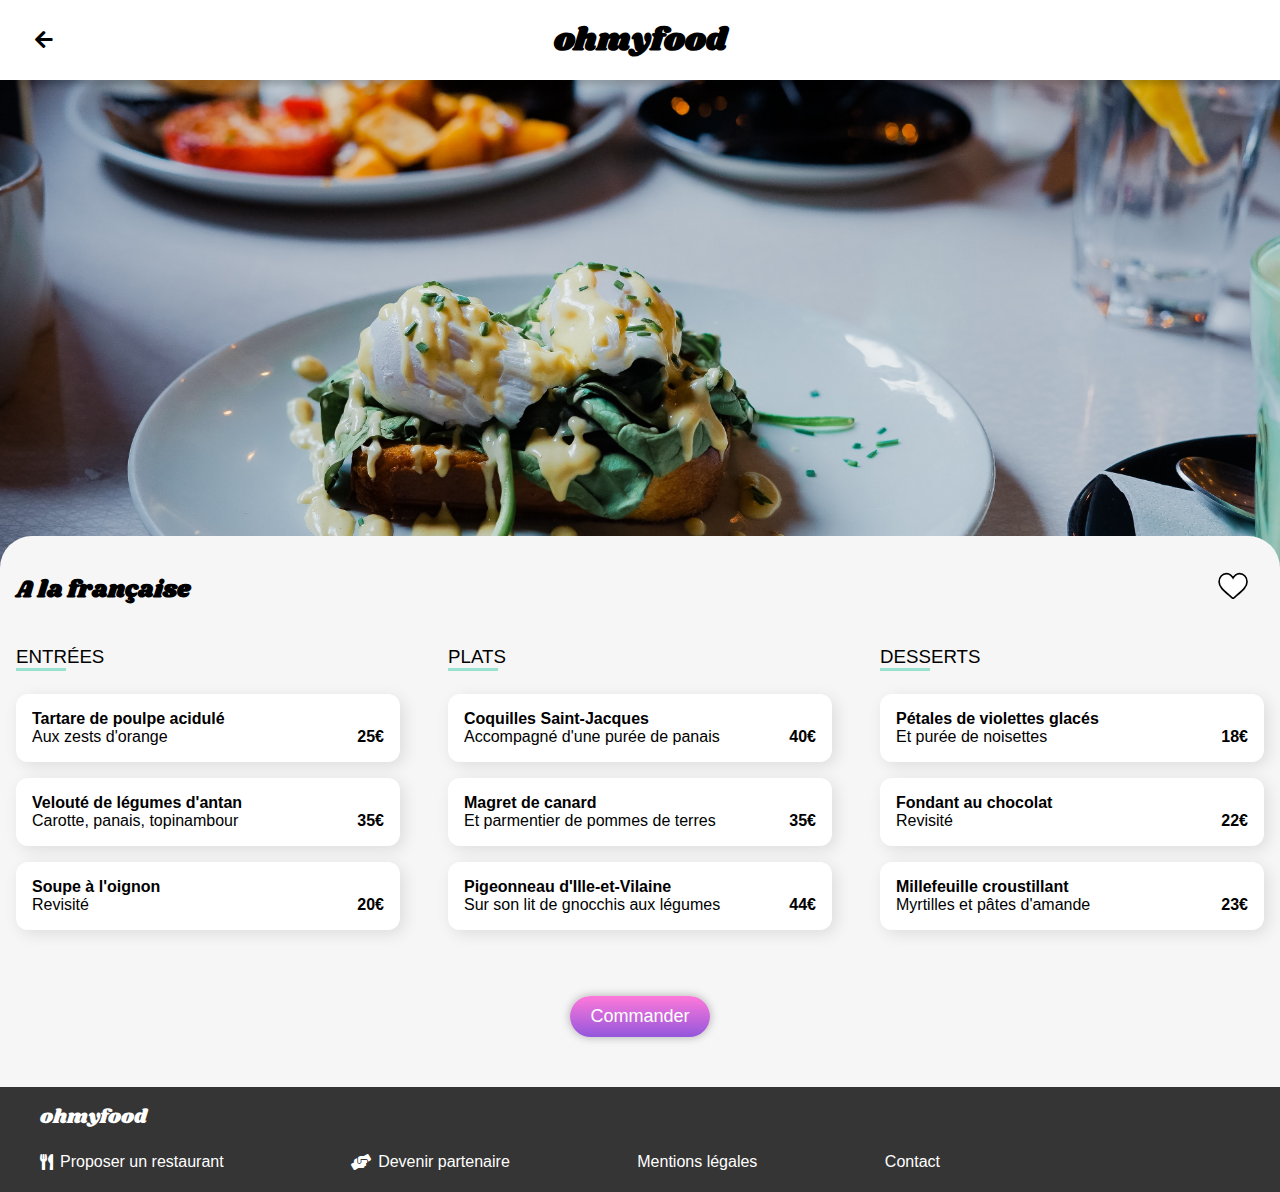
<file: A la française.html>
<!DOCTYPE html>
<html lang="fr">

<head>
  <meta charset="UTF-8">
  <meta name="viewport" content="width=device-width, initial-scale=1.0">
  <title>A la française</title>

  <!-- CSS -->
  <link rel="stylesheet" href="style-menus.css">
  <!-- Font Awesome -->
  <link rel="stylesheet" href="https://cdnjs.cloudflare.com/ajax/libs/font-awesome/5.13.1/css/all.min.css">
  <!-- Fonts -->



</head>

<body>

    <!-- Logo -->
    <header>
      <div class="header">
        <div class="header-fleche-retour"><a href="index.html"><i
              class="fas fa-arrow-left"></i></a></div>
        <h1 class="header-logo"><a href="index.html">ohmyfood</a></h1>

      </div>
    </header>

    <!-- Image -->
    
      <img class="details-image" src="img/restaurant4.jpg" alt="A-la-française">
   

    <!-- Menu -->
    
      <main class="menu">
        <div class="menu-header">
          <h2 class="menu-header-titulo">A la française</h2>
          <div>
            <svg class="corazon corazon-full" viewBox="-20 0 550 550" xml:space="preserve">
              <path d="M376,30c-27.783,0-53.255,8.804-75.707,26.168c-21.525,16.647-35.856,37.85-44.293,53.268
                       c-8.437-15.419-22.768-36.621-44.293-53.268C189.255,38.804,163.783,30,136,30C58.468,30,0,93.417,0,177.514
                       c0,90.854,72.943,153.015,183.369,247.118c18.752,15.981,40.007,34.095,62.099,53.414C248.38,480.596,252.12,482,256,482
                       s7.62-1.404,10.532-3.953c22.094-19.322,43.348-37.435,62.111-53.425C439.057,330.529,512,268.368,512,177.514
                       C512,93.417,453.532,30,376,30z" />
              <defs>
                <linearGradient id="text-fill">
                  <stop offset="0%" stop-color="#9356DC" />
                  <stop offset="100%" stop-color="#FF79DA" />
                </linearGradient>
              </defs>
            </svg>

            <svg class="corazon corazon-empty" viewBox="-20 0 550 550" xml:space="preserve">
              <path d="M376,30c-27.783,0-53.255,8.804-75.707,26.168c-21.525,16.647-35.856,37.85-44.293,53.268
                       c-8.437-15.419-22.768-36.621-44.293-53.268C189.255,38.804,163.783,30,136,30C58.468,30,0,93.417,0,177.514
                       c0,90.854,72.943,153.015,183.369,247.118c18.752,15.981,40.007,34.095,62.099,53.414C248.38,480.596,252.12,482,256,482
                       s7.62-1.404,10.532-3.953c22.094-19.322,43.348-37.435,62.111-53.425C439.057,330.529,512,268.368,512,177.514
                       C512,93.417,453.532,30,376,30z" />
              <defs>
                <linearGradient>
                  <stop offset="0%" stop-color="#9356DC" />
                  <stop offset="100%" stop-color="#FF79DA" />
                </linearGradient>
              </defs>
            </svg>
          </div>
        </div>
        <section class="menus-grid">
        <div class="menu-grid">
          <h3 class="titulo">entrées</h3>
            <div class="menu-grid-case appears-with-opacity" id="case-1">
                <div class="menu-case-plato">
                    <h4 class="menu-case-plato-titulo">Tartare de poulpe acidulé</h4>
                    <p class="descripcion">Aux zests d'orange</p>
                  </div>
                
                <div class="menu-case-precio">25€</div>
              
              <div class="validation-box">
                <div class="wrapicon">
                <i class="fas fa-check icon"></i>
              </div>
              </div>
            </div>
            <div class="menu-grid-case appears-with-opacity" id="case-2">
                <div class="menu-case-plato">
                    <h4 class="menu-case-plato-titulo">Velouté de légumes d'antan</h4>
                    <p class="descripcion">Carotte, panais, topinambour</p>
                </div>

                <div class="menu-case-precio">35€</div>
              
              <div class="validation-box">
                <div class="wrapicon">
                <i class="fas fa-check icon"></i>
              </div>
              </div>
            </div>

            <div class="menu-grid-case appears-with-opacity" id="case-3">
              
                <div class="menu-case-plato">
                    <h4 class="menu-case-plato-titulo">Soupe à l'oignon</h4>
                    <p class="descripcion">Revisité</p>
                  </div>
                
                <div class="menu-case-precio">20€</div>
            
              <div class="validation-box">
                <div class="wrapicon">
                <i class="fas fa-check icon"></i>
              </div>
              </div>
            </div>
          </div>
          <div class="menu-grid">
               <h3 class="titulo">plats</h3>         
            <div class="menu-grid-case appears-with-opacity" id="case-4">            
                <div class="menu-case-plato">                
                    <h4 class="menu-case-plato-titulo">Coquilles Saint-Jacques</h4>
                    <p class="descripcion">Accompagné d'une purée de panais</p>               
                </div>

                <div class="menu-case-precio">40€</div>
             
                <div class="validation-box">
                <div class="wrapicon">
                <i class="fas fa-check icon"></i>
              </div>
              </div>
            </div>

            <div class="menu-grid-case appears-with-opacity" id="case-5">
              
                <div class="menu-case-plato">               
                    <h4 class="menu-case-plato-titulo">Magret de canard</h4>                
                    <p class="descripcion">Et parmentier de pommes de terres</p>
                  </div>
               
                <div class="menu-case-precio">35€</div>
              
              <div class="validation-box">
                <div class="wrapicon">
                <i class="fas fa-check icon"></i>
              </div>
              </div>
            </div>
            <div class="menu-grid-case appears-with-opacity" id="case-6">
                <div class="menu-case-plato">                 
                    <h4 class="menu-case-plato-titulo">Pigeonneau d'Ille-et-Vilaine</h4>
                    <p class="descripcion">Sur son lit de gnocchis aux légumes</p>
                  </div>
               
                <div class="menu-case-precio">44€</div>
              
              <div class="validation-box">
                <div class="wrapicon">
                <i class="fas fa-check icon"></i>
              </div>
              </div>
            </div>
          </div>
          <div class="menu-grid">
              <h3 class="titulo">desserts</h3>
            <div class="menu-grid-case appears-with-opacity" id="case-7">
                
              <div class="menu-case-plato">                  
                    <h4 class="menu-case-plato-titulo">Pétales de violettes glacés</h4>
                    <p class="descripcion">Et purée de noisettes</p>
                  </div>
                
                <div class="menu-case-precio">18€</div>
              
              <div class="validation-box">
                <div class="wrapicon">
                <i class="fas fa-check icon"></i>
                </div>
              </div>
            </div>

            <div class="menu-grid-case appears-with-opacity" id="case-8">
              
                <div class="menu-case-plato">
                    <h4 class="menu-case-plato-titulo">Fondant au chocolat</h4>
                    <p class="descripcion">Revisité</p>
                  </div>
               
                <div class="menu-case-precio">22€</div>
             
              <div class="validation-box">
                <div class="wrapicon">
                <i class="fas fa-check icon"></i>
                </div>
              </div>
            </div>

            <div class="menu-grid-case appears-with-opacity" id="case-9">
              
                <div class="menu-case-plato">
                    <h4 class="menu-case-plato-titulo">Millefeuille croustillant</h4>
                    <p class="descripcion">Myrtilles et pâtes d'amande</p>
                  </div>

                <div class="menu-case-precio">23€</div>

              <div class="validation-box">
                <div class="wrapicon">
                <i class="fas fa-check icon"></i>
                </div>
              </div>
            </div>
          </div>
        </div>
        </section>
        <div class="menu-container-button">
          <div class="menu-button">Commander</div>
        </div>
      </main>
  

    <footer class="footer">
      <div class="footer-bloc">
        <div class="logo"><a href="C:\Users\nicol\Miweb\page-ohmyfood.html">ohmyfood</a></div>
        <div class="footer-bloc-links">
          <div class="footer-bloc-link">
            <i class="fas fa-utensils"></i>
            <h3 class="footer-bloc-link-title">Proposer un restaurant</h3>
          </div>
          <div class="footer-bloc-link">
            <i class="fas fa-hands-helping"></i>
            <h3 class="footer-bloc-link-title">Devenir partenaire</h3>
          </div>
          <div class="footer-bloc-link">
            <h3 class="footer-bloc-link-title">Mentions légales</h3>
          </div>
          <div class="footer-bloc-link">
            <h3 class="footer-bloc-link-title"><a href="C:\Users\nicol\miweb\page-ohmyfood.html">Contact</a></h3>
          </div>
        </div>
      </div>
    </footer>
 

</body>

</html>
</file>
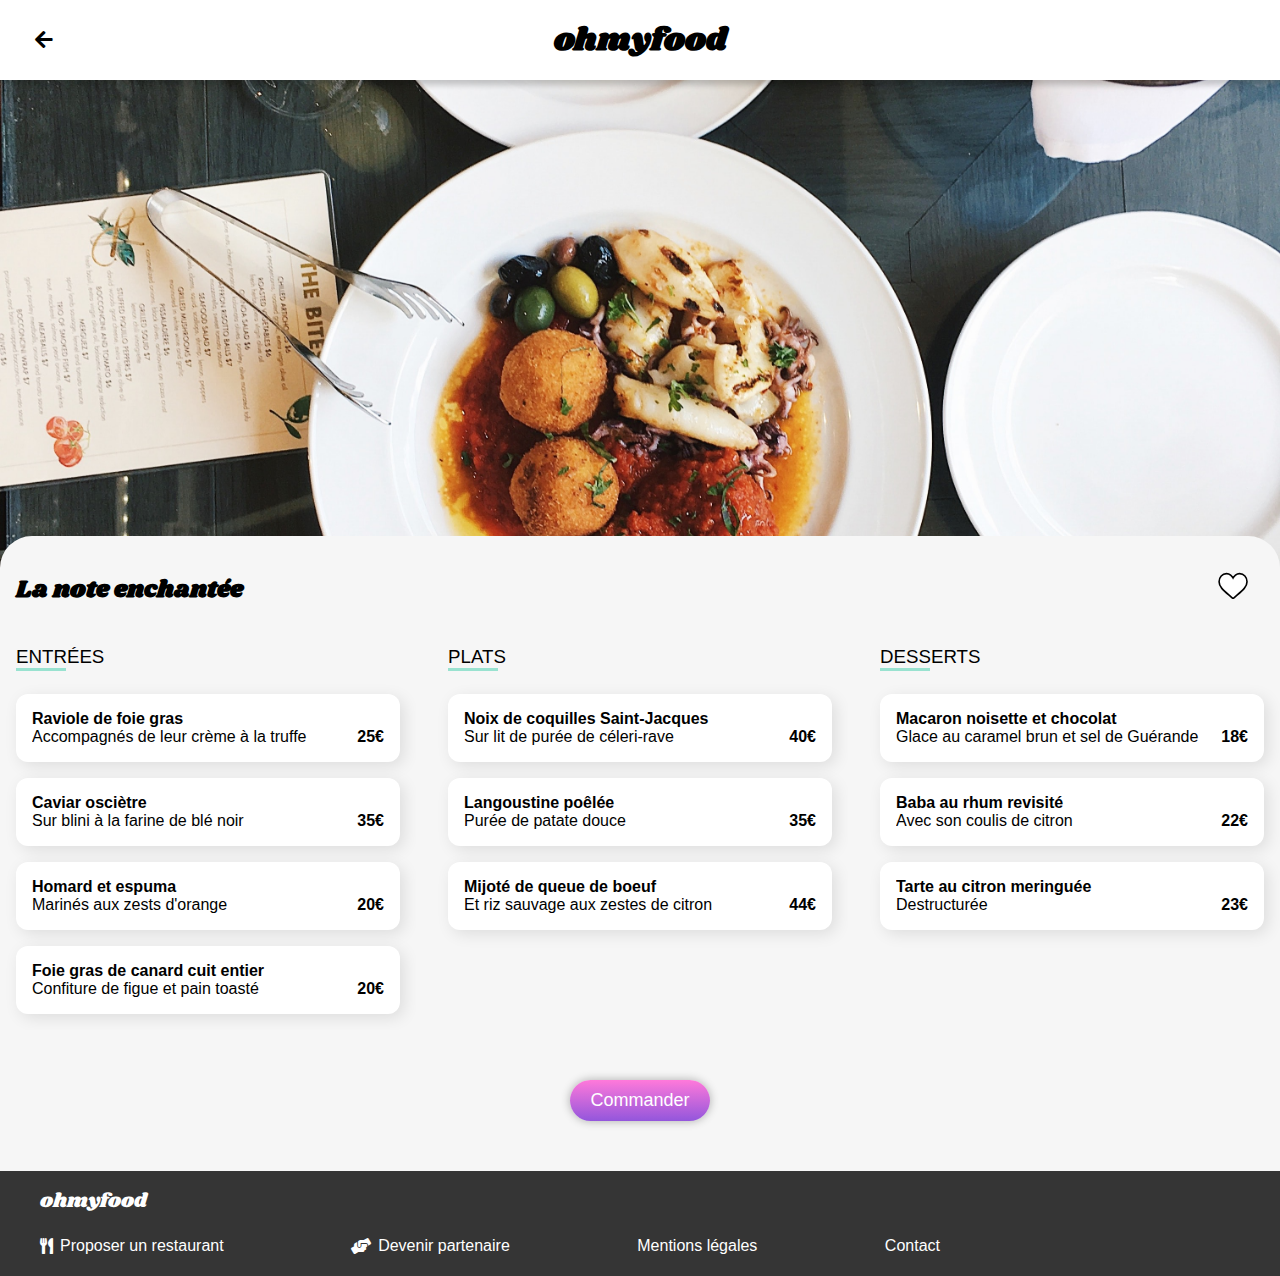
<file: la note enchantée.html>
<!DOCTYPE html>
<html lang="fr">

<head>
  <meta charset="UTF-8">
  <meta name="viewport" content="width=device-width, initial-scale=1.0">
  <title>La note enchantée</title>

  <!-- CSS -->
  <link rel="stylesheet" href="style-menus.css">
  <!-- Font Awesome -->
  <link rel="stylesheet" href="https://cdnjs.cloudflare.com/ajax/libs/font-awesome/5.13.1/css/all.min.css">
  <!-- Fonts -->



</head>

<body>

    <!-- Logo -->
    <header>
      <div class="header">
        <div class="header-fleche-retour"><a href="index.html"><i
              class="fas fa-arrow-left"></i></a></div>
        <h1 class="header-logo"><a href="index.html">ohmyfood</a></h1>

      </div>
    </header>

    <!-- Image -->
    
      <img class="details-image" src="img/restaurant3.jpg" alt="la-note-enchantée">
   

    <!-- Menu -->
    
      <main class="menu">
        <div class="menu-header">
          <h2 class="menu-header-titulo">La note enchantée</h2>
          <div>
            <svg class="corazon corazon-full" viewBox="-20 0 550 550" xml:space="preserve">
              <path d="M376,30c-27.783,0-53.255,8.804-75.707,26.168c-21.525,16.647-35.856,37.85-44.293,53.268
                       c-8.437-15.419-22.768-36.621-44.293-53.268C189.255,38.804,163.783,30,136,30C58.468,30,0,93.417,0,177.514
                       c0,90.854,72.943,153.015,183.369,247.118c18.752,15.981,40.007,34.095,62.099,53.414C248.38,480.596,252.12,482,256,482
                       s7.62-1.404,10.532-3.953c22.094-19.322,43.348-37.435,62.111-53.425C439.057,330.529,512,268.368,512,177.514
                       C512,93.417,453.532,30,376,30z" />
              <defs>
                <linearGradient id="text-fill">
                  <stop offset="0%" stop-color="#9356DC" />
                  <stop offset="100%" stop-color="#FF79DA" />
                </linearGradient>
              </defs>
            </svg>

            <svg class="corazon corazon-empty" viewBox="-20 0 550 550" xml:space="preserve">
              <path d="M376,30c-27.783,0-53.255,8.804-75.707,26.168c-21.525,16.647-35.856,37.85-44.293,53.268
                       c-8.437-15.419-22.768-36.621-44.293-53.268C189.255,38.804,163.783,30,136,30C58.468,30,0,93.417,0,177.514
                       c0,90.854,72.943,153.015,183.369,247.118c18.752,15.981,40.007,34.095,62.099,53.414C248.38,480.596,252.12,482,256,482
                       s7.62-1.404,10.532-3.953c22.094-19.322,43.348-37.435,62.111-53.425C439.057,330.529,512,268.368,512,177.514
                       C512,93.417,453.532,30,376,30z" />
              <defs>
                <linearGradient>
                  <stop offset="0%" stop-color="#9356DC" />
                  <stop offset="100%" stop-color="#FF79DA" />
                </linearGradient>
              </defs>
            </svg>
          </div>
        </div>
        <section class="menus-grid">
        <div class="menu-grid">
          <h3 class="titulo">entrées</h3>
            <div class="menu-grid-case appears-with-opacity" id="case-1">
                <div class="menu-case-plato">
                    <h4 class="menu-case-plato-titulo">Raviole de foie gras</h4>
                    <p class="descripcion">Accompagnés de leur crème à la truffe</p>
                  </div>
                
                <div class="menu-case-precio">25€</div>
              
              <div class="validation-box">
                <div class="wrapicon">
                <i class="fas fa-check icon"></i>
              </div>
              </div>
            </div>
            <div class="menu-grid-case appears-with-opacity" id="case-2">
                <div class="menu-case-plato">
                    <h4 class="menu-case-plato-titulo">Caviar osciètre</h4>
                    <p class="descripcion">Sur blini à la farine de blé noir</p>
                </div>

                <div class="menu-case-precio">35€</div>
              
              <div class="validation-box">
                <div class="wrapicon">
                <i class="fas fa-check icon"></i>
              </div>
              </div>
            </div>

            <div class="menu-grid-case appears-with-opacity" id="case-3">
              
                <div class="menu-case-plato">
                    <h4 class="menu-case-plato-titulo">Homard et espuma</h4>
                    <p class="descripcion">Marinés aux zests d'orange</p>
                  </div>
                
                <div class="menu-case-precio">20€</div>
            
              <div class="validation-box">
                <div class="wrapicon">
                <i class="fas fa-check icon"></i>
              </div>
              </div>
            </div>

            <div class="menu-grid-case appears-with-opacity" id="case-3">
              
              <div class="menu-case-plato">
                  <h4 class="menu-case-plato-titulo">Foie gras de canard cuit entier</h4>
                  <p class="descripcion">Confiture de figue et pain toasté</p>
                </div>
              
              <div class="menu-case-precio">20€</div>
          
            <div class="validation-box">
              <div class="wrapicon">
              <i class="fas fa-check icon"></i>
            </div>
            </div>
          </div>
          </div>
          <div class="menu-grid">
               <h3 class="titulo">plats</h3>         
            <div class="menu-grid-case appears-with-opacity" id="case-4">            
                <div class="menu-case-plato">                
                    <h4 class="menu-case-plato-titulo">Noix de coquilles Saint-Jacques</h4>
                    <p class="descripcion">Sur lit de purée de céleri-rave</p>               
                </div>

                <div class="menu-case-precio">40€</div>
             
                <div class="validation-box">
                <div class="wrapicon">
                <i class="fas fa-check icon"></i>
              </div>
              </div>
            </div>

            <div class="menu-grid-case appears-with-opacity" id="case-5">
              
                <div class="menu-case-plato">               
                    <h4 class="menu-case-plato-titulo">Langoustine poêlée</h4>                
                    <p class="descripcion">Purée de patate douce</p>
                  </div>
               
                <div class="menu-case-precio">35€</div>
                
              <div class="validation-box">
                <div class="wrapicon">
                <i class="fas fa-check icon"></i>
              </div>
              </div>
            </div>
            <div class="menu-grid-case appears-with-opacity" id="case-6">
                <div class="menu-case-plato">                 
                    <h4 class="menu-case-plato-titulo">Mijoté de queue de boeuf</h4>
                    <p class="descripcion">Et riz sauvage aux zestes de citron</p>
                  </div>
               
                <div class="menu-case-precio">44€</div>
              
              <div class="validation-box">
                <div class="wrapicon">
                <i class="fas fa-check icon"></i>
              </div>
              </div>
            </div>
          </div>
          <div class="menu-grid">
              <h3 class="titulo">desserts</h3>
            <div class="menu-grid-case appears-with-opacity" id="case-7">
                
              <div class="menu-case-plato">                  
                    <h4 class="menu-case-plato-titulo">Macaron noisette et chocolat</h4>
                    <p class="descripcion">Glace au caramel brun et sel de Guérande</p>
                  </div>
                
                <div class="menu-case-precio">18€</div>
              
              <div class="validation-box">
                <div class="wrapicon">
                <i class="fas fa-check icon"></i>
                </div>
              </div>
            </div>

            <div class="menu-grid-case appears-with-opacity" id="case-8">
              
                <div class="menu-case-plato">
                    <h4 class="menu-case-plato-titulo">Baba au rhum revisité</h4>
                    <p class="descripcion">Avec son coulis de citron</p>
                  </div>
               
                <div class="menu-case-precio">22€</div>
             
              <div class="validation-box">
                <div class="wrapicon">
                <i class="fas fa-check icon"></i>
                </div>
              </div>
            </div>

            <div class="menu-grid-case appears-with-opacity" id="case-9">
              
                <div class="menu-case-plato">
                    <h4 class="menu-case-plato-titulo">Tarte au citron meringuée</h4>
                    <p class="descripcion">Destructurée</p>
                  </div>

                <div class="menu-case-precio">23€</div>

              <div class="validation-box">
                <div class="wrapicon">
                <i class="fas fa-check icon"></i>
                </div>
              </div>
            </div>
          </div>
        </div>
        </section>
        <div class="menu-container-button">
          <div class="menu-button">Commander</div>
        </div>
      </main>
  

    <footer class="footer">
      <div class="footer-bloc">
        <div class="logo"><a href="C:\Users\nicol\Miweb\page-ohmyfood.html">ohmyfood</a></div>
        <div class="footer-bloc-links">
          <div class="footer-bloc-link">
            <i class="fas fa-utensils"></i>
            <h3 class="footer-bloc-link-title">Proposer un restaurant</h3>
          </div>
          <div class="footer-bloc-link">
            <i class="fas fa-hands-helping"></i>
            <h3 class="footer-bloc-link-title">Devenir partenaire</h3>
          </div>
          <div class="footer-bloc-link">
            <h3 class="footer-bloc-link-title">Mentions légales</h3>
          </div>
          <div class="footer-bloc-link">
            <h3 class="footer-bloc-link-title"><a href="C:\Users\nicol\miweb\page-ohmyfood.html">Contact</a></h3>
          </div>
        </div>
      </div>
    </footer>
 

</body>

</html>
</file>
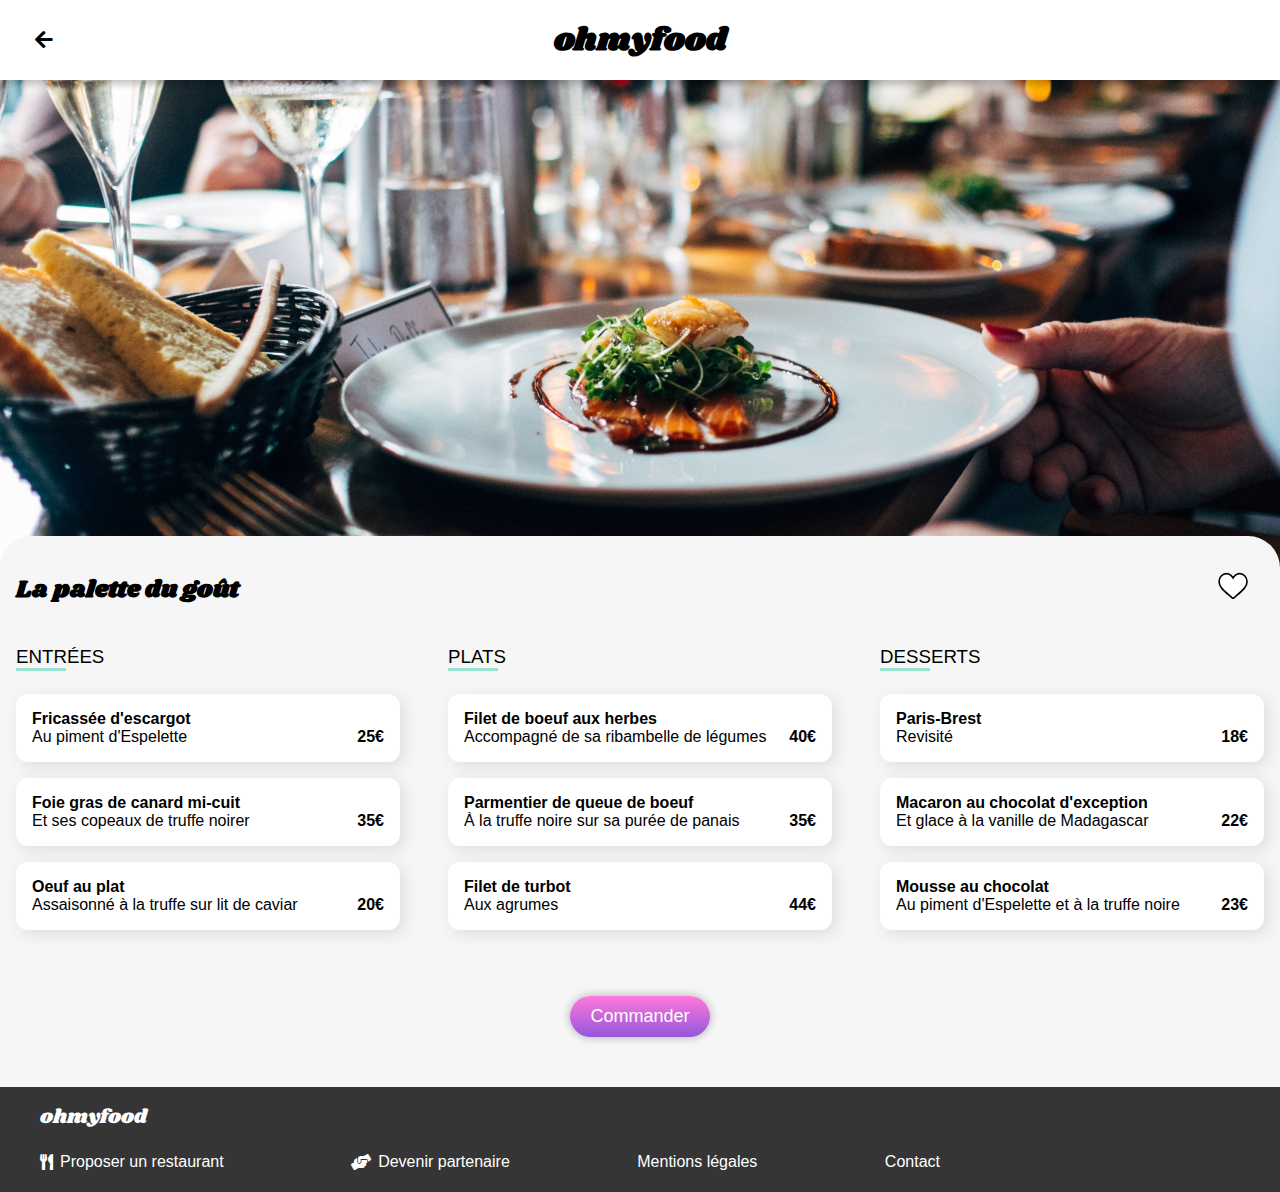
<file: la palette de goût.html>
<!DOCTYPE html>
<html lang="fr">

<head>
  <meta charset="UTF-8">
  <meta name="viewport" content="width=device-width, initial-scale=1.0">
  <title>la palette du goût</title>

  <!-- CSS -->
  <link rel="stylesheet" href="style-menus.css">
  <!-- Font Awesome -->
  <link rel="stylesheet" href="https://cdnjs.cloudflare.com/ajax/libs/font-awesome/5.13.1/css/all.min.css">
  <!-- Fonts -->



</head>

<body>

    <!-- Logo -->
    <header>
      <div class="header">
        <div class="header-fleche-retour"><a href="index.html"><i
              class="fas fa-arrow-left"></i></a></div>
        <h1 class="header-logo"><a href="index.html">ohmyfood</a></h1>

      </div>
    </header>

    <!-- Image -->
    
      <img class="details-image" src="img\restaurant1.jpg" alt="la-palette-du-goût">
   

    <!-- Menu -->
    
      <main class="menu">
        <div class="menu-header">
          <h2 class="menu-header-titulo">La palette du goût</h2>
          <div>
            <svg class="corazon corazon-full" viewBox="-20 0 550 550" xml:space="preserve">
              <path d="M376,30c-27.783,0-53.255,8.804-75.707,26.168c-21.525,16.647-35.856,37.85-44.293,53.268
                       c-8.437-15.419-22.768-36.621-44.293-53.268C189.255,38.804,163.783,30,136,30C58.468,30,0,93.417,0,177.514
                       c0,90.854,72.943,153.015,183.369,247.118c18.752,15.981,40.007,34.095,62.099,53.414C248.38,480.596,252.12,482,256,482
                       s7.62-1.404,10.532-3.953c22.094-19.322,43.348-37.435,62.111-53.425C439.057,330.529,512,268.368,512,177.514
                       C512,93.417,453.532,30,376,30z" />
              <defs>
                <linearGradient id="text-fill">
                  <stop offset="0%" stop-color="#9356DC" />
                  <stop offset="100%" stop-color="#FF79DA" />
                </linearGradient>
              </defs>
            </svg>

            <svg class="corazon corazon-empty" viewBox="-20 0 550 550" xml:space="preserve">
              <path d="M376,30c-27.783,0-53.255,8.804-75.707,26.168c-21.525,16.647-35.856,37.85-44.293,53.268
                       c-8.437-15.419-22.768-36.621-44.293-53.268C189.255,38.804,163.783,30,136,30C58.468,30,0,93.417,0,177.514
                       c0,90.854,72.943,153.015,183.369,247.118c18.752,15.981,40.007,34.095,62.099,53.414C248.38,480.596,252.12,482,256,482
                       s7.62-1.404,10.532-3.953c22.094-19.322,43.348-37.435,62.111-53.425C439.057,330.529,512,268.368,512,177.514
                       C512,93.417,453.532,30,376,30z" />
              <defs>
                <linearGradient>
                  <stop offset="0%" stop-color="#9356DC" />
                  <stop offset="100%" stop-color="#FF79DA" />
                </linearGradient>
              </defs>
            </svg>
          </div>
        </div>
        <section class="menus-grid">
        <div class="menu-grid">
          <h3 class="titulo">entrées</h3>
            <div class="menu-grid-case appears-with-opacity" id="case-1">
                <div class="menu-case-plato">
                    <h4 class="menu-case-plato-titulo">Fricassée d'escargot</h4>
                    <p class="descripcion">Au piment d'Espelette</p>
                  </div>
                
                <div class="menu-case-precio">25€</div>
              
              <div class="validation-box">
                <div class="wrapicon">
                <i class="fas fa-check icon"></i>
              </div>
              </div>
            </div>
            <div class="menu-grid-case appears-with-opacity" id="case-2">
                <div class="menu-case-plato">
                    <h4 class="menu-case-plato-titulo">Foie gras de canard mi-cuit</h4>
                    <p class="descripcion">Et ses copeaux de truffe noirer</p>
                </div>

                <div class="menu-case-precio">35€</div>
              
              <div class="validation-box">
                <div class="wrapicon">
                <i class="fas fa-check icon"></i>
              </div>
              </div>
            </div>

            <div class="menu-grid-case appears-with-opacity" id="case-3">
              
                <div class="menu-case-plato">
                    <h4 class="menu-case-plato-titulo">Oeuf au plat</h4>
                    <p class="descripcion">Assaisonné à la truffe sur lit de caviar</p>
                  </div>
                
                <div class="menu-case-precio">20€</div>
            
              <div class="validation-box">
                <div class="wrapicon">
                <i class="fas fa-check icon"></i>
              </div>
              </div>
            </div>
          </div>
          <div class="menu-grid">
               <h3 class="titulo">plats</h3>         
            <div class="menu-grid-case appears-with-opacity" id="case-4">            
                <div class="menu-case-plato">                
                    <h4 class="menu-case-plato-titulo">Filet de boeuf aux herbes</h4>
                    <p class="descripcion">Accompagné de sa ribambelle de légumes</p>               
                </div>

                <div class="menu-case-precio">40€</div>
             
                <div class="validation-box">
                <div class="wrapicon">
                <i class="fas fa-check icon"></i>
              </div>
              </div>
            </div>

            <div class="menu-grid-case appears-with-opacity" id="case-5">
              
                <div class="menu-case-plato">               
                    <h4 class="menu-case-plato-titulo">Parmentier de queue de boeuf</h4>                
                    <p class="descripcion">À la truffe noire sur sa purée de panais</p>
                  </div>
               
                <div class="menu-case-precio">35€</div>
              
              <div class="validation-box">
                <div class="wrapicon">
                <i class="fas fa-check icon"></i>
              </div>
              </div>
            </div>
            <div class="menu-grid-case appears-with-opacity" id="case-6">
                <div class="menu-case-plato">                 
                    <h4 class="menu-case-plato-titulo">Filet de turbot</h4>
                    <p class="descripcion">Aux agrumes</p>
                  </div>
               
                <div class="menu-case-precio">44€</div>
              
              <div class="validation-box">
                <div class="wrapicon">
                <i class="fas fa-check icon"></i>
              </div>
              </div>
            </div>
          </div>
          <div class="menu-grid">
              <h3 class="titulo">desserts</h3>
            <div class="menu-grid-case appears-with-opacity" id="case-7">
                
              <div class="menu-case-plato">                  
                    <h4 class="menu-case-plato-titulo">Paris-Brest</h4>
                    <p class="descripcion">Revisité</p>
                  </div>
                
                <div class="menu-case-precio">18€</div>
              
              <div class="validation-box">
                <div class="wrapicon">
                <i class="fas fa-check icon"></i>
                </div>
              </div>
            </div>

            <div class="menu-grid-case appears-with-opacity" id="case-8">
              
                <div class="menu-case-plato">
                    <h4 class="menu-case-plato-titulo">Macaron au chocolat d'exception</h4>
                    <p class="descripcion">Et glace à la vanille de Madagascar</p>
                  </div>
               
                <div class="menu-case-precio">22€</div>
             
              <div class="validation-box">
                <div class="wrapicon">
                <i class="fas fa-check icon"></i>
                </div>
              </div>
            </div>

            <div class="menu-grid-case appears-with-opacity" id="case-9">
              
                <div class="menu-case-plato">
                    <h4 class="menu-case-plato-titulo">Mousse au chocolat</h4>
                    <p class="descripcion">Au piment d'Espelette et à la truffe noire</p>
                  </div>

                <div class="menu-case-precio">23€</div>

              <div class="validation-box">
                <div class="wrapicon">
                <i class="fas fa-check icon"></i>
                </div>
              </div>
            </div>
          </div>
        </div>
        </section>
        <div class="menu-container-button">
          <div class="menu-button">Commander</div>
        </div>
      </main>
  

    <footer class="footer">
      <div class="footer-bloc">
        <div class="logo"><a href="C:\Users\nicol\Miweb\page-ohmyfood.html">ohmyfood</a></div>
        <div class="footer-bloc-links">
          <div class="footer-bloc-link">
            <i class="fas fa-utensils"></i>
            <h3 class="footer-bloc-link-title">Proposer un restaurant</h3>
          </div>
          <div class="footer-bloc-link">
            <i class="fas fa-hands-helping"></i>
            <h3 class="footer-bloc-link-title">Devenir partenaire</h3>
          </div>
          <div class="footer-bloc-link">
            <h3 class="footer-bloc-link-title">Mentions légales</h3>
          </div>
          <div class="footer-bloc-link">
            <h3 class="footer-bloc-link-title"><a href="C:\Users\nicol\miweb\page-ohmyfood.html">Contact</a></h3>
          </div>
        </div>
      </div>
    </footer>
 

</body>

</html>
</file>
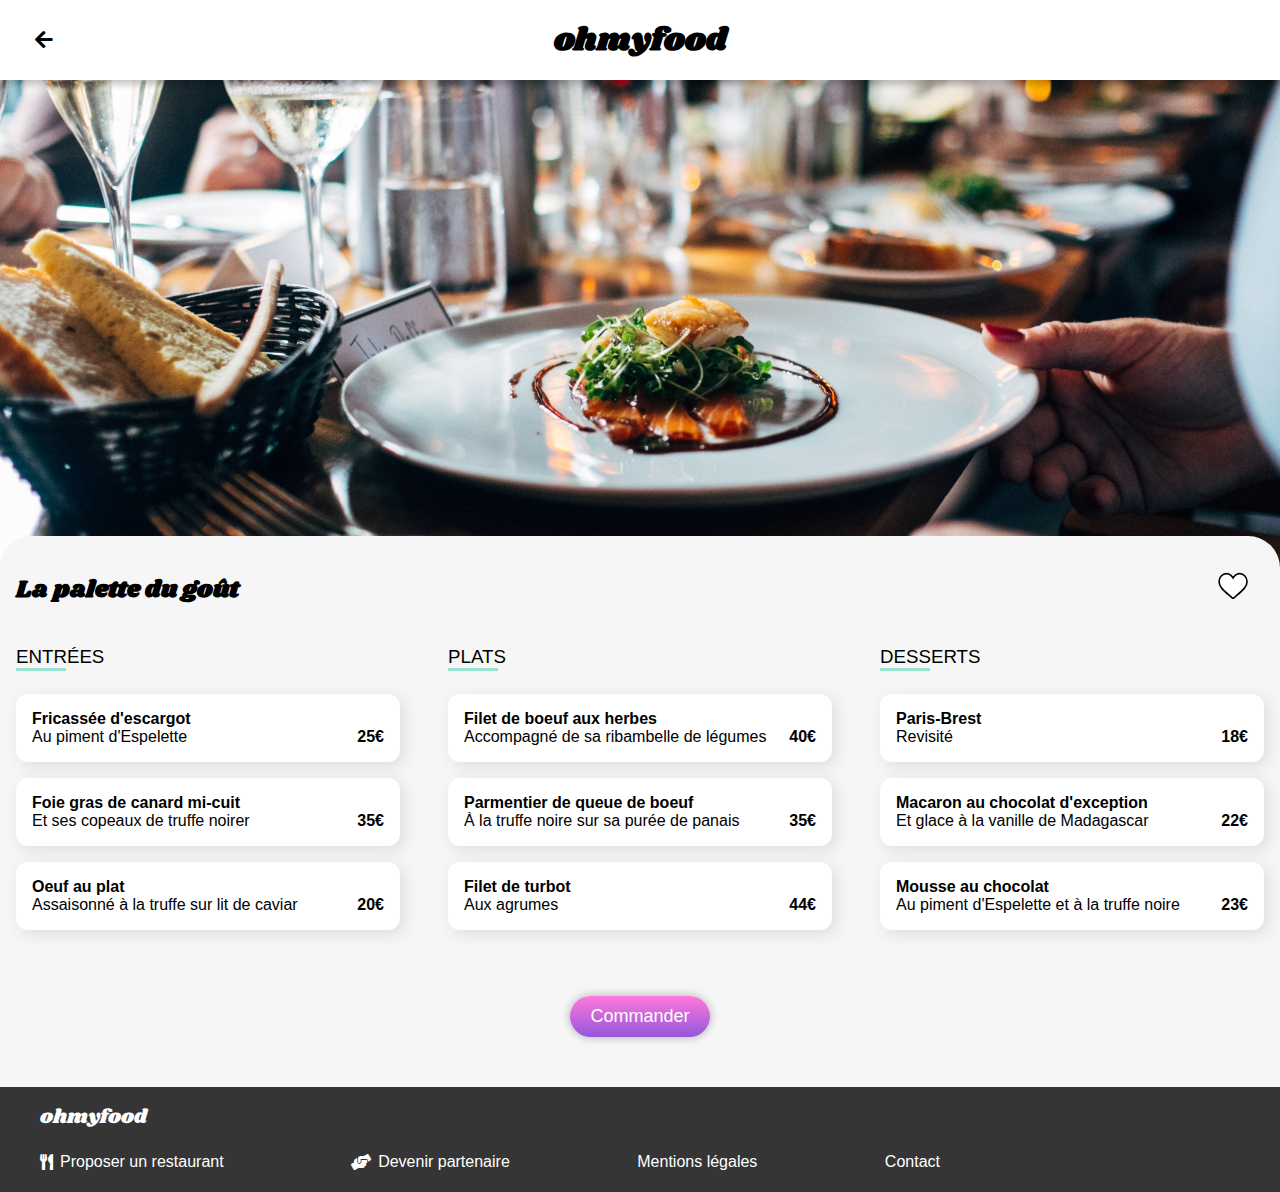
<file: la-palette-de-goût.html>
<!DOCTYPE html>
<html lang="fr">

<head>
  <meta charset="UTF-8">
  <meta name="viewport" content="width=device-width, initial-scale=1.0">
  <title>la palette du goût</title>

  <!-- CSS -->
  <link rel="stylesheet" href="style-menus.css">
  <!-- Font Awesome -->
  <link rel="stylesheet" href="https://cdnjs.cloudflare.com/ajax/libs/font-awesome/5.13.1/css/all.min.css">
  <!-- Fonts -->



</head>

<body>

    <!-- Logo -->
    <header>
      <div class="header">
        <div class="header-fleche-retour"><a href="index.html"><i
              class="fas fa-arrow-left"></i></a></div>
        <h1 class="header-logo"><a href="index.html">ohmyfood</a></h1>

      </div>
    </header>

    <!-- Image -->
    
      <img class="details-image" src="img/restaurant1.jpg" alt="la-palette-du-goût">
   

    <!-- Menu -->
    
      <main class="menu">
        <div class="menu-header">
          <h2 class="menu-header-titulo">La palette du goût</h2>
          <div>
            <svg class="corazon corazon-full" viewBox="-20 0 550 550" xml:space="preserve">
              <path d="M376,30c-27.783,0-53.255,8.804-75.707,26.168c-21.525,16.647-35.856,37.85-44.293,53.268
                       c-8.437-15.419-22.768-36.621-44.293-53.268C189.255,38.804,163.783,30,136,30C58.468,30,0,93.417,0,177.514
                       c0,90.854,72.943,153.015,183.369,247.118c18.752,15.981,40.007,34.095,62.099,53.414C248.38,480.596,252.12,482,256,482
                       s7.62-1.404,10.532-3.953c22.094-19.322,43.348-37.435,62.111-53.425C439.057,330.529,512,268.368,512,177.514
                       C512,93.417,453.532,30,376,30z" />
              <defs>
                <linearGradient id="text-fill">
                  <stop offset="0%" stop-color="#9356DC" />
                  <stop offset="100%" stop-color="#FF79DA" />
                </linearGradient>
              </defs>
            </svg>

            <svg class="corazon corazon-empty" viewBox="-20 0 550 550" xml:space="preserve">
              <path d="M376,30c-27.783,0-53.255,8.804-75.707,26.168c-21.525,16.647-35.856,37.85-44.293,53.268
                       c-8.437-15.419-22.768-36.621-44.293-53.268C189.255,38.804,163.783,30,136,30C58.468,30,0,93.417,0,177.514
                       c0,90.854,72.943,153.015,183.369,247.118c18.752,15.981,40.007,34.095,62.099,53.414C248.38,480.596,252.12,482,256,482
                       s7.62-1.404,10.532-3.953c22.094-19.322,43.348-37.435,62.111-53.425C439.057,330.529,512,268.368,512,177.514
                       C512,93.417,453.532,30,376,30z" />
              <defs>
                <linearGradient>
                  <stop offset="0%" stop-color="#9356DC" />
                  <stop offset="100%" stop-color="#FF79DA" />
                </linearGradient>
              </defs>
            </svg>
          </div>
        </div>
        <section class="menus-grid">
        <div class="menu-grid">
          <h3 class="titulo">entrées</h3>
            <div class="menu-grid-case appears-with-opacity" id="case-1">
                <div class="menu-case-plato">
                    <h4 class="menu-case-plato-titulo">Fricassée d'escargot</h4>
                    <p class="descripcion">Au piment d'Espelette</p>
                  </div>
                
                <div class="menu-case-precio">25€</div>
              
              <div class="validation-box">
                <div class="wrapicon">
                <i class="fas fa-check icon"></i>
              </div>
              </div>
            </div>
            <div class="menu-grid-case appears-with-opacity" id="case-2">
                <div class="menu-case-plato">
                    <h4 class="menu-case-plato-titulo">Foie gras de canard mi-cuit</h4>
                    <p class="descripcion">Et ses copeaux de truffe noirer</p>
                </div>

                <div class="menu-case-precio">35€</div>
              
              <div class="validation-box">
                <div class="wrapicon">
                <i class="fas fa-check icon"></i>
              </div>
              </div>
            </div>

            <div class="menu-grid-case appears-with-opacity" id="case-3">
              
                <div class="menu-case-plato">
                    <h4 class="menu-case-plato-titulo">Oeuf au plat</h4>
                    <p class="descripcion">Assaisonné à la truffe sur lit de caviar</p>
                  </div>
                
                <div class="menu-case-precio">20€</div>
            
              <div class="validation-box">
                <div class="wrapicon">
                <i class="fas fa-check icon"></i>
              </div>
              </div>
            </div>
          </div>
          <div class="menu-grid">
               <h3 class="titulo">plats</h3>         
            <div class="menu-grid-case appears-with-opacity" id="case-4">            
                <div class="menu-case-plato">                
                    <h4 class="menu-case-plato-titulo">Filet de boeuf aux herbes</h4>
                    <p class="descripcion">Accompagné de sa ribambelle de légumes</p>               
                </div>

                <div class="menu-case-precio">40€</div>
             
                <div class="validation-box">
                <div class="wrapicon">
                <i class="fas fa-check icon"></i>
              </div>
              </div>
            </div>

            <div class="menu-grid-case appears-with-opacity" id="case-5">
              
                <div class="menu-case-plato">               
                    <h4 class="menu-case-plato-titulo">Parmentier de queue de boeuf</h4>                
                    <p class="descripcion">À la truffe noire sur sa purée de panais</p>
                  </div>
               
                <div class="menu-case-precio">35€</div>
              
              <div class="validation-box">
                <div class="wrapicon">
                <i class="fas fa-check icon"></i>
              </div>
              </div>
            </div>
            <div class="menu-grid-case appears-with-opacity" id="case-6">
                <div class="menu-case-plato">                 
                    <h4 class="menu-case-plato-titulo">Filet de turbot</h4>
                    <p class="descripcion">Aux agrumes</p>
                  </div>
               
                <div class="menu-case-precio">44€</div>
              
              <div class="validation-box">
                <div class="wrapicon">
                <i class="fas fa-check icon"></i>
              </div>
              </div>
            </div>
          </div>
          <div class="menu-grid">
              <h3 class="titulo">desserts</h3>
            <div class="menu-grid-case appears-with-opacity" id="case-7">
                
              <div class="menu-case-plato">                  
                    <h4 class="menu-case-plato-titulo">Paris-Brest</h4>
                    <p class="descripcion">Revisité</p>
                  </div>
                
                <div class="menu-case-precio">18€</div>
              
              <div class="validation-box">
                <div class="wrapicon">
                <i class="fas fa-check icon"></i>
                </div>
              </div>
            </div>

            <div class="menu-grid-case appears-with-opacity" id="case-8">
              
                <div class="menu-case-plato">
                    <h4 class="menu-case-plato-titulo">Macaron au chocolat d'exception</h4>
                    <p class="descripcion">Et glace à la vanille de Madagascar</p>
                  </div>
               
                <div class="menu-case-precio">22€</div>
             
              <div class="validation-box">
                <div class="wrapicon">
                <i class="fas fa-check icon"></i>
                </div>
              </div>
            </div>

            <div class="menu-grid-case appears-with-opacity" id="case-9">
              
                <div class="menu-case-plato">
                    <h4 class="menu-case-plato-titulo">Mousse au chocolat</h4>
                    <p class="descripcion">Au piment d'Espelette et à la truffe noire</p>
                  </div>

                <div class="menu-case-precio">23€</div>

              <div class="validation-box">
                <div class="wrapicon">
                <i class="fas fa-check icon"></i>
                </div>
              </div>
            </div>
          </div>
        
        </section>
        <div class="menu-container-button">
          <div class="menu-button">Commander</div>
        </div>
      </main>
  

    <footer class="footer">
      <div class="footer-bloc">
        <div class="logo"><a href="index.html">ohmyfood</a></div>
        <div class="footer-bloc-links">
          <div class="footer-bloc-link">
            <i class="fas fa-utensils"></i>
            <h3 class="footer-bloc-link-title">Proposer un restaurant</h3>
          </div>
          <div class="footer-bloc-link">
            <i class="fas fa-hands-helping"></i>
            <h3 class="footer-bloc-link-title">Devenir partenaire</h3>
          </div>
          <div class="footer-bloc-link">
            <h3 class="footer-bloc-link-title">Mentions légales</h3>
          </div>
          <div class="footer-bloc-link">
            <h3 class="footer-bloc-link-title"><a href="index.html">Contact</a></h3>
          </div>
        </div>
      </div>
    </footer>
 

</body>

</html>
</file>
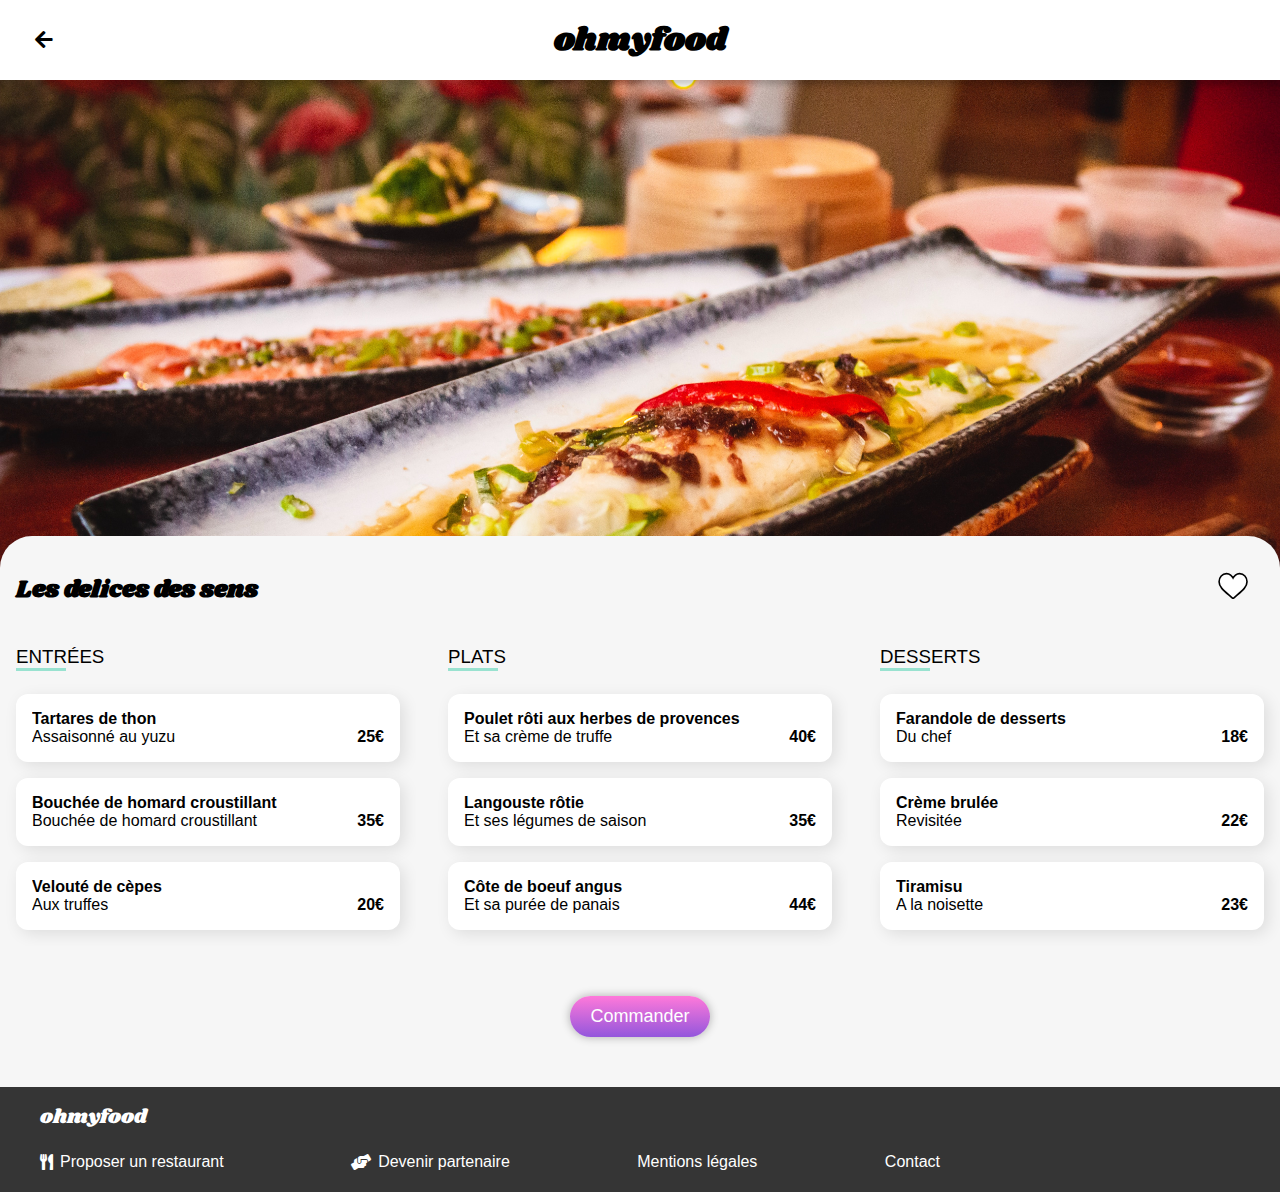
<file: les delices des seins.html>
<!DOCTYPE html>
<html lang="fr">

<head>
  <meta charset="UTF-8">
  <meta name="viewport" content="width=device-width, initial-scale=1.0">
  <title>Les delices des sens</title>

  <!-- CSS -->
  <link rel="stylesheet" href="style-menus.css">
  <!-- Font Awesome -->
  <link rel="stylesheet" href="https://cdnjs.cloudflare.com/ajax/libs/font-awesome/5.13.1/css/all.min.css">
  <!-- Fonts -->



</head>

<body>

    <!-- Logo -->
    <header>
      <div class="header">
        <div class="header-fleche-retour"><a href="index.html"><i
              class="fas fa-arrow-left"></i></a></div>
              <a href="">
                <h1 class="header-logo"><a href="index.html">ohmyfood</a></h1>

      </div>
    </header>

    <!-- Image -->
    
      <img class="details-image" src="img\restaurant2.jpg" alt="les-delices-des-sens">
   

    <!-- Menu -->
    
      <main class="menu">
        <div class="menu-header">
          <h2 class="menu-header-titulo">Les delices des sens</h2>
          <div>
            <svg class="corazon corazon-full" viewBox="-20 0 550 550" xml:space="preserve">
              <path d="M376,30c-27.783,0-53.255,8.804-75.707,26.168c-21.525,16.647-35.856,37.85-44.293,53.268
                       c-8.437-15.419-22.768-36.621-44.293-53.268C189.255,38.804,163.783,30,136,30C58.468,30,0,93.417,0,177.514
                       c0,90.854,72.943,153.015,183.369,247.118c18.752,15.981,40.007,34.095,62.099,53.414C248.38,480.596,252.12,482,256,482
                       s7.62-1.404,10.532-3.953c22.094-19.322,43.348-37.435,62.111-53.425C439.057,330.529,512,268.368,512,177.514
                       C512,93.417,453.532,30,376,30z" />
              <defs>
                <linearGradient id="text-fill">
                  <stop offset="0%" stop-color="#9356DC" />
                  <stop offset="100%" stop-color="#FF79DA" />
                </linearGradient>
              </defs>
            </svg>

            <svg class="corazon corazon-empty" viewBox="-20 0 550 550" xml:space="preserve">
              <path d="M376,30c-27.783,0-53.255,8.804-75.707,26.168c-21.525,16.647-35.856,37.85-44.293,53.268
                       c-8.437-15.419-22.768-36.621-44.293-53.268C189.255,38.804,163.783,30,136,30C58.468,30,0,93.417,0,177.514
                       c0,90.854,72.943,153.015,183.369,247.118c18.752,15.981,40.007,34.095,62.099,53.414C248.38,480.596,252.12,482,256,482
                       s7.62-1.404,10.532-3.953c22.094-19.322,43.348-37.435,62.111-53.425C439.057,330.529,512,268.368,512,177.514
                       C512,93.417,453.532,30,376,30z" />
              <defs>
                <linearGradient>
                  <stop offset="0%" stop-color="#9356DC" />
                  <stop offset="100%" stop-color="#FF79DA" />
                </linearGradient>
              </defs>
            </svg>
          </div>
        </div>
        <section class="menus-grid">
        <div class="menu-grid">
          <h3 class="titulo">entrées</h3>
            <div class="menu-grid-case appears-with-opacity" id="case-1">
                <div class="menu-case-plato">
                    <h4 class="menu-case-plato-titulo">Tartares de thon</h4>
                    <p class="descripcion">Assaisonné au yuzu</p>
                  </div>
                
                <div class="menu-case-precio">25€</div>
              
              <div class="validation-box">
                <div class="wrapicon">
                <i class="fas fa-check icon"></i>
              </div>
              </div>
            </div>
            <div class="menu-grid-case appears-with-opacity" id="case-2">
                <div class="menu-case-plato">
                    <h4 class="menu-case-plato-titulo">Bouchée de homard croustillant</h4>
                    <p class="descripcion">Bouchée de homard croustillant</p>
                </div>

                <div class="menu-case-precio">35€</div>
              
              <div class="validation-box">
                <div class="wrapicon">
                <i class="fas fa-check icon"></i>
              </div>
              </div>
            </div>

            <div class="menu-grid-case appears-with-opacity" id="case-3">
              
                <div class="menu-case-plato">
                    <h4 class="menu-case-plato-titulo">Velouté de cèpes</h4>
                    <p class="descripcion">Aux truffes</p>
                  </div>
                
                <div class="menu-case-precio">20€</div>
            
              <div class="validation-box">
                <div class="wrapicon">
                <i class="fas fa-check icon"></i>
              </div>
              </div>
            </div>
          </div>
          <div class="menu-grid">
               <h3 class="titulo">plats</h3>         
            <div class="menu-grid-case appears-with-opacity" id="case-4">            
                <div class="menu-case-plato">                
                    <h4 class="menu-case-plato-titulo">Poulet rôti aux herbes de provences</h4>
                    <p class="descripcion">Et sa crème de truffe</p>               
                </div>

                <div class="menu-case-precio">40€</div>
             
                <div class="validation-box">
                <div class="wrapicon">
                <i class="fas fa-check icon"></i>
              </div>
              </div>
            </div>

            <div class="menu-grid-case appears-with-opacity" id="case-5">
              
                <div class="menu-case-plato">               
                    <h4 class="menu-case-plato-titulo">Langouste rôtie</h4>                
                    <p class="descripcion">Et ses légumes de saison</p>
                  </div>
               
                <div class="menu-case-precio">35€</div>
              
              <div class="validation-box">
                <div class="wrapicon">
                <i class="fas fa-check icon"></i>
              </div>
              </div>
            </div>
            <div class="menu-grid-case appears-with-opacity" id="case-6">
                <div class="menu-case-plato">                 
                    <h4 class="menu-case-plato-titulo">Côte de boeuf angus</h4>
                    <p class="descripcion">Et sa purée de panais</p>
                  </div>
               
                <div class="menu-case-precio">44€</div>
              
              <div class="validation-box">
                <div class="wrapicon">
                <i class="fas fa-check icon"></i>
              </div>
              </div>
            </div>
          </div>
          <div class="menu-grid">
              <h3 class="titulo">desserts</h3>
            <div class="menu-grid-case appears-with-opacity" id="case-7">
                
              <div class="menu-case-plato">                  
                    <h4 class="menu-case-plato-titulo">Farandole de desserts</h4>
                    <p class="descripcion">Du chef</p>
                  </div>
                
                <div class="menu-case-precio">18€</div>
              
              <div class="validation-box">
                <div class="wrapicon">
                <i class="fas fa-check icon"></i>
                </div>
              </div>
            </div>

            <div class="menu-grid-case appears-with-opacity" id="case-8">
              
                <div class="menu-case-plato">
                    <h4 class="menu-case-plato-titulo">Crème brulée</h4>
                    <p class="descripcion">Revisitée</p>
                  </div>
               
                <div class="menu-case-precio">22€</div>
             
              <div class="validation-box">
                <div class="wrapicon">
                <i class="fas fa-check icon"></i>
                </div>
              </div>
            </div>

            <div class="menu-grid-case appears-with-opacity" id="case-9">
              
                <div class="menu-case-plato">
                    <h4 class="menu-case-plato-titulo">Tiramisu</h4>
                    <p class="descripcion">A la noisette</p>
                  </div>

                <div class="menu-case-precio">23€</div>

              <div class="validation-box">
                <div class="wrapicon">
                <i class="fas fa-check icon"></i>
                </div>
              </div>
            </div>
          </div>
        </div>
        </section>
        <div class="menu-container-button">
          <div class="menu-button">Commander</div>
        </div>
      </main>
  

    <footer class="footer">
      <div class="footer-bloc">
        <div class="logo"><a href="C:\Users\nicol\Miweb\page-ohmyfood.html">ohmyfood</a></div>
        <div class="footer-bloc-links">
          <div class="footer-bloc-link">
            <i class="fas fa-utensils"></i>
            <h3 class="footer-bloc-link-title">Proposer un restaurant</h3>
          </div>
          <div class="footer-bloc-link">
            <i class="fas fa-hands-helping"></i>
            <h3 class="footer-bloc-link-title">Devenir partenaire</h3>
          </div>
          <div class="footer-bloc-link">
            <h3 class="footer-bloc-link-title">Mentions légales</h3>
          </div>
          <div class="footer-bloc-link">
            <h3 class="footer-bloc-link-title"><a href="C:\Users\nicol\miweb\page-ohmyfood.html">Contact</a></h3>
          </div>
        </div>
      </div>
    </footer>
 

</body>

</html>
</file>
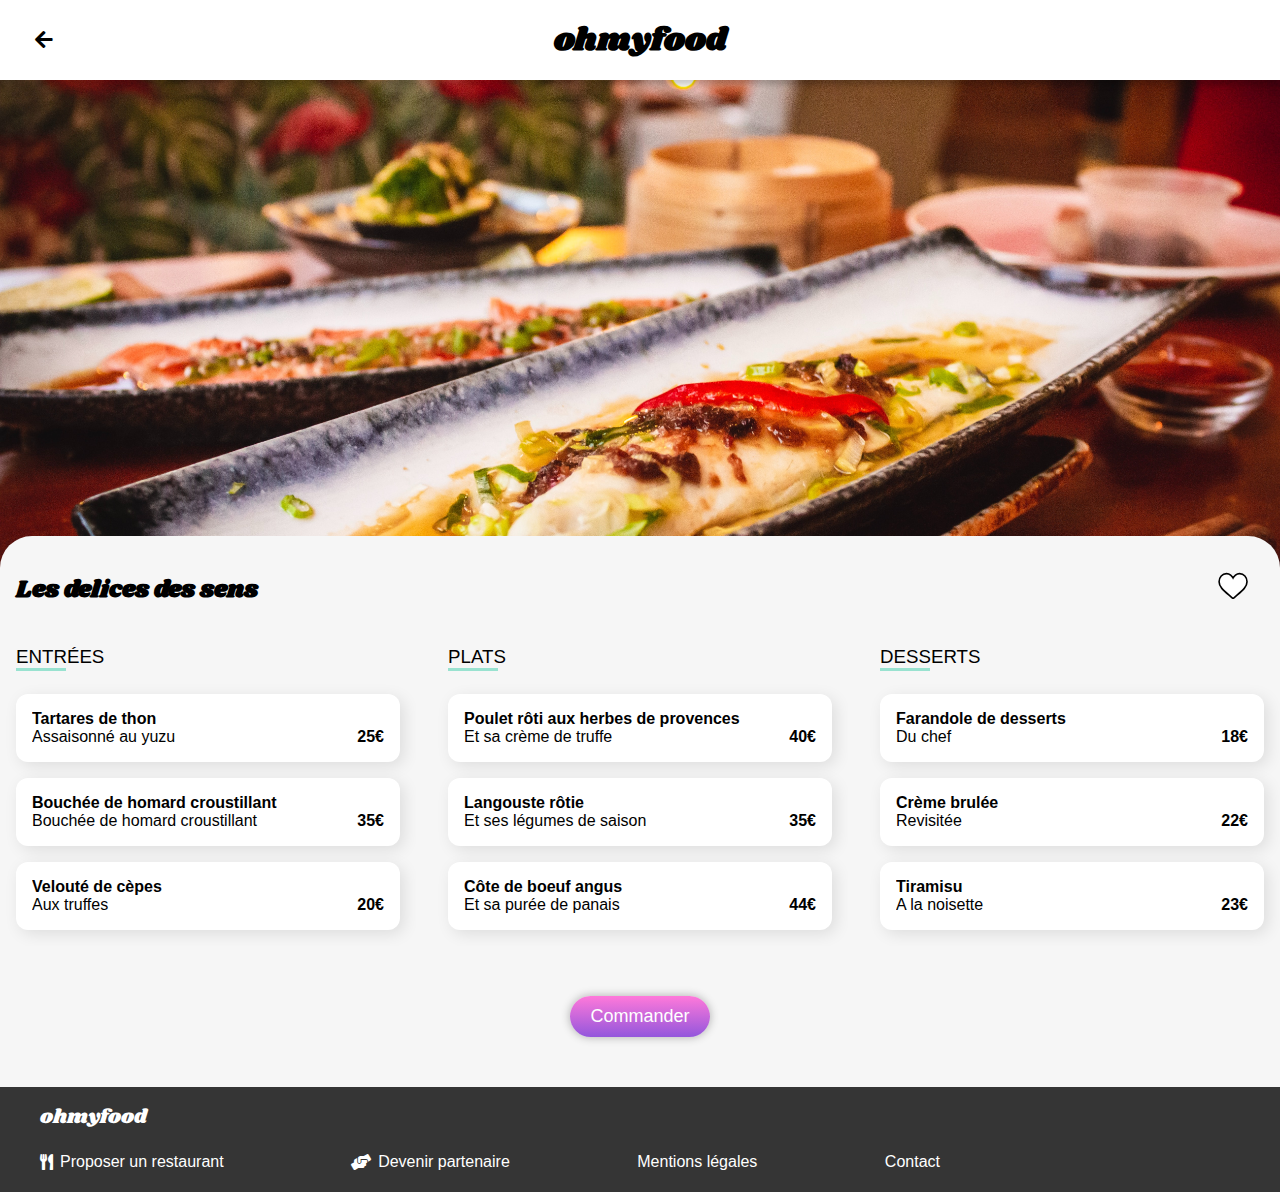
<file: les-delices-des-sens.html>
<!DOCTYPE html>
<html lang="fr">

<head>
  <meta charset="UTF-8">
  <meta name="viewport" content="width=device-width, initial-scale=1.0">
  <title>Les delices des sens</title>

  <!-- CSS -->
  <link rel="stylesheet" href="style-menus.css">
  <!-- Font Awesome -->
  <link rel="stylesheet" href="https://cdnjs.cloudflare.com/ajax/libs/font-awesome/5.13.1/css/all.min.css">
  <!-- Fonts -->



</head>

<body>

    <!-- Logo -->
    <header>
      <div class="header">
        <div class="header-fleche-retour"><a href="index.html"><i
              class="fas fa-arrow-left"></i></a></div>
              <a href="">
                <h1 class="header-logo"><a href="index.html">ohmyfood</a></h1>

      </div>
    </header>

    <!-- Image -->
    
      <img class="details-image" src="img/restaurant2.jpg" alt="les-delices-des-sens">
   

    <!-- Menu -->
    
      <main class="menu">
        <div class="menu-header">
          <h2 class="menu-header-titulo">Les delices des sens</h2>
          <div>
            <svg class="corazon corazon-full" viewBox="-20 0 550 550" xml:space="preserve">
              <path d="M376,30c-27.783,0-53.255,8.804-75.707,26.168c-21.525,16.647-35.856,37.85-44.293,53.268
                       c-8.437-15.419-22.768-36.621-44.293-53.268C189.255,38.804,163.783,30,136,30C58.468,30,0,93.417,0,177.514
                       c0,90.854,72.943,153.015,183.369,247.118c18.752,15.981,40.007,34.095,62.099,53.414C248.38,480.596,252.12,482,256,482
                       s7.62-1.404,10.532-3.953c22.094-19.322,43.348-37.435,62.111-53.425C439.057,330.529,512,268.368,512,177.514
                       C512,93.417,453.532,30,376,30z" />
              <defs>
                <linearGradient id="text-fill">
                  <stop offset="0%" stop-color="#9356DC" />
                  <stop offset="100%" stop-color="#FF79DA" />
                </linearGradient>
              </defs>
            </svg>

            <svg class="corazon corazon-empty" viewBox="-20 0 550 550" xml:space="preserve">
              <path d="M376,30c-27.783,0-53.255,8.804-75.707,26.168c-21.525,16.647-35.856,37.85-44.293,53.268
                       c-8.437-15.419-22.768-36.621-44.293-53.268C189.255,38.804,163.783,30,136,30C58.468,30,0,93.417,0,177.514
                       c0,90.854,72.943,153.015,183.369,247.118c18.752,15.981,40.007,34.095,62.099,53.414C248.38,480.596,252.12,482,256,482
                       s7.62-1.404,10.532-3.953c22.094-19.322,43.348-37.435,62.111-53.425C439.057,330.529,512,268.368,512,177.514
                       C512,93.417,453.532,30,376,30z" />
              <defs>
                <linearGradient>
                  <stop offset="0%" stop-color="#9356DC" />
                  <stop offset="100%" stop-color="#FF79DA" />
                </linearGradient>
              </defs>
            </svg>
          </div>
        </div>
        <section class="menus-grid">
        <div class="menu-grid">
          <h3 class="titulo">entrées</h3>
            <div class="menu-grid-case appears-with-opacity" id="case-1">
                <div class="menu-case-plato">
                    <h4 class="menu-case-plato-titulo">Tartares de thon</h4>
                    <p class="descripcion">Assaisonné au yuzu</p>
                  </div>
                
                <div class="menu-case-precio">25€</div>
              
              <div class="validation-box">
                <div class="wrapicon">
                <i class="fas fa-check icon"></i>
              </div>
              </div>
            </div>
            <div class="menu-grid-case appears-with-opacity" id="case-2">
                <div class="menu-case-plato">
                    <h4 class="menu-case-plato-titulo">Bouchée de homard croustillant</h4>
                    <p class="descripcion">Bouchée de homard croustillant</p>
                </div>

                <div class="menu-case-precio">35€</div>
              
              <div class="validation-box">
                <div class="wrapicon">
                <i class="fas fa-check icon"></i>
              </div>
              </div>
            </div>

            <div class="menu-grid-case appears-with-opacity" id="case-3">
              
                <div class="menu-case-plato">
                    <h4 class="menu-case-plato-titulo">Velouté de cèpes</h4>
                    <p class="descripcion">Aux truffes</p>
                  </div>
                
                <div class="menu-case-precio">20€</div>
            
              <div class="validation-box">
                <div class="wrapicon">
                <i class="fas fa-check icon"></i>
              </div>
              </div>
            </div>
          </div>
          <div class="menu-grid">
               <h3 class="titulo">plats</h3>         
            <div class="menu-grid-case appears-with-opacity" id="case-4">            
                <div class="menu-case-plato">                
                    <h4 class="menu-case-plato-titulo">Poulet rôti aux herbes de provences</h4>
                    <p class="descripcion">Et sa crème de truffe</p>               
                </div>

                <div class="menu-case-precio">40€</div>
             
                <div class="validation-box">
                <div class="wrapicon">
                <i class="fas fa-check icon"></i>
              </div>
              </div>
            </div>

            <div class="menu-grid-case appears-with-opacity" id="case-5">
              
                <div class="menu-case-plato">               
                    <h4 class="menu-case-plato-titulo">Langouste rôtie</h4>                
                    <p class="descripcion">Et ses légumes de saison</p>
                  </div>
               
                <div class="menu-case-precio">35€</div>
              
              <div class="validation-box">
                <div class="wrapicon">
                <i class="fas fa-check icon"></i>
              </div>
              </div>
            </div>
            <div class="menu-grid-case appears-with-opacity" id="case-6">
                <div class="menu-case-plato">                 
                    <h4 class="menu-case-plato-titulo">Côte de boeuf angus</h4>
                    <p class="descripcion">Et sa purée de panais</p>
                  </div>
               
                <div class="menu-case-precio">44€</div>
              
              <div class="validation-box">
                <div class="wrapicon">
                <i class="fas fa-check icon"></i>
              </div>
              </div>
            </div>
          </div>
          <div class="menu-grid">
              <h3 class="titulo">desserts</h3>
            <div class="menu-grid-case appears-with-opacity" id="case-7">
                
              <div class="menu-case-plato">                  
                    <h4 class="menu-case-plato-titulo">Farandole de desserts</h4>
                    <p class="descripcion">Du chef</p>
                  </div>
                
                <div class="menu-case-precio">18€</div>
              
              <div class="validation-box">
                <div class="wrapicon">
                <i class="fas fa-check icon"></i>
                </div>
              </div>
            </div>

            <div class="menu-grid-case appears-with-opacity" id="case-8">
              
                <div class="menu-case-plato">
                    <h4 class="menu-case-plato-titulo">Crème brulée</h4>
                    <p class="descripcion">Revisitée</p>
                  </div>
               
                <div class="menu-case-precio">22€</div>
             
              <div class="validation-box">
                <div class="wrapicon">
                <i class="fas fa-check icon"></i>
                </div>
              </div>
            </div>

            <div class="menu-grid-case appears-with-opacity" id="case-9">
              
                <div class="menu-case-plato">
                    <h4 class="menu-case-plato-titulo">Tiramisu</h4>
                    <p class="descripcion">A la noisette</p>
                  </div>

                <div class="menu-case-precio">23€</div>

              <div class="validation-box">
                <div class="wrapicon">
                <i class="fas fa-check icon"></i>
                </div>
              </div>
            </div>
          </div>
        </div>
        </section>
        <div class="menu-container-button">
          <div class="menu-button">Commander</div>
        </div>
      </main>
  

    <footer class="footer">
      <div class="footer-bloc">
        <div class="logo"><a href="index.html">ohmyfood</a></div>
        <div class="footer-bloc-links">
          <div class="footer-bloc-link">
            <i class="fas fa-utensils"></i>
            <h3 class="footer-bloc-link-title">Proposer un restaurant</h3>
          </div>
          <div class="footer-bloc-link">
            <i class="fas fa-hands-helping"></i>
            <h3 class="footer-bloc-link-title">Devenir partenaire</h3>
          </div>
          <div class="footer-bloc-link">
            <h3 class="footer-bloc-link-title">Mentions légales</h3>
          </div>
          <div class="footer-bloc-link">
            <h3 class="footer-bloc-link-title"><a href="index.html">Contact</a></h3>
          </div>
        </div>
      </div>
    </footer>
 

</body>

</html>
</file>
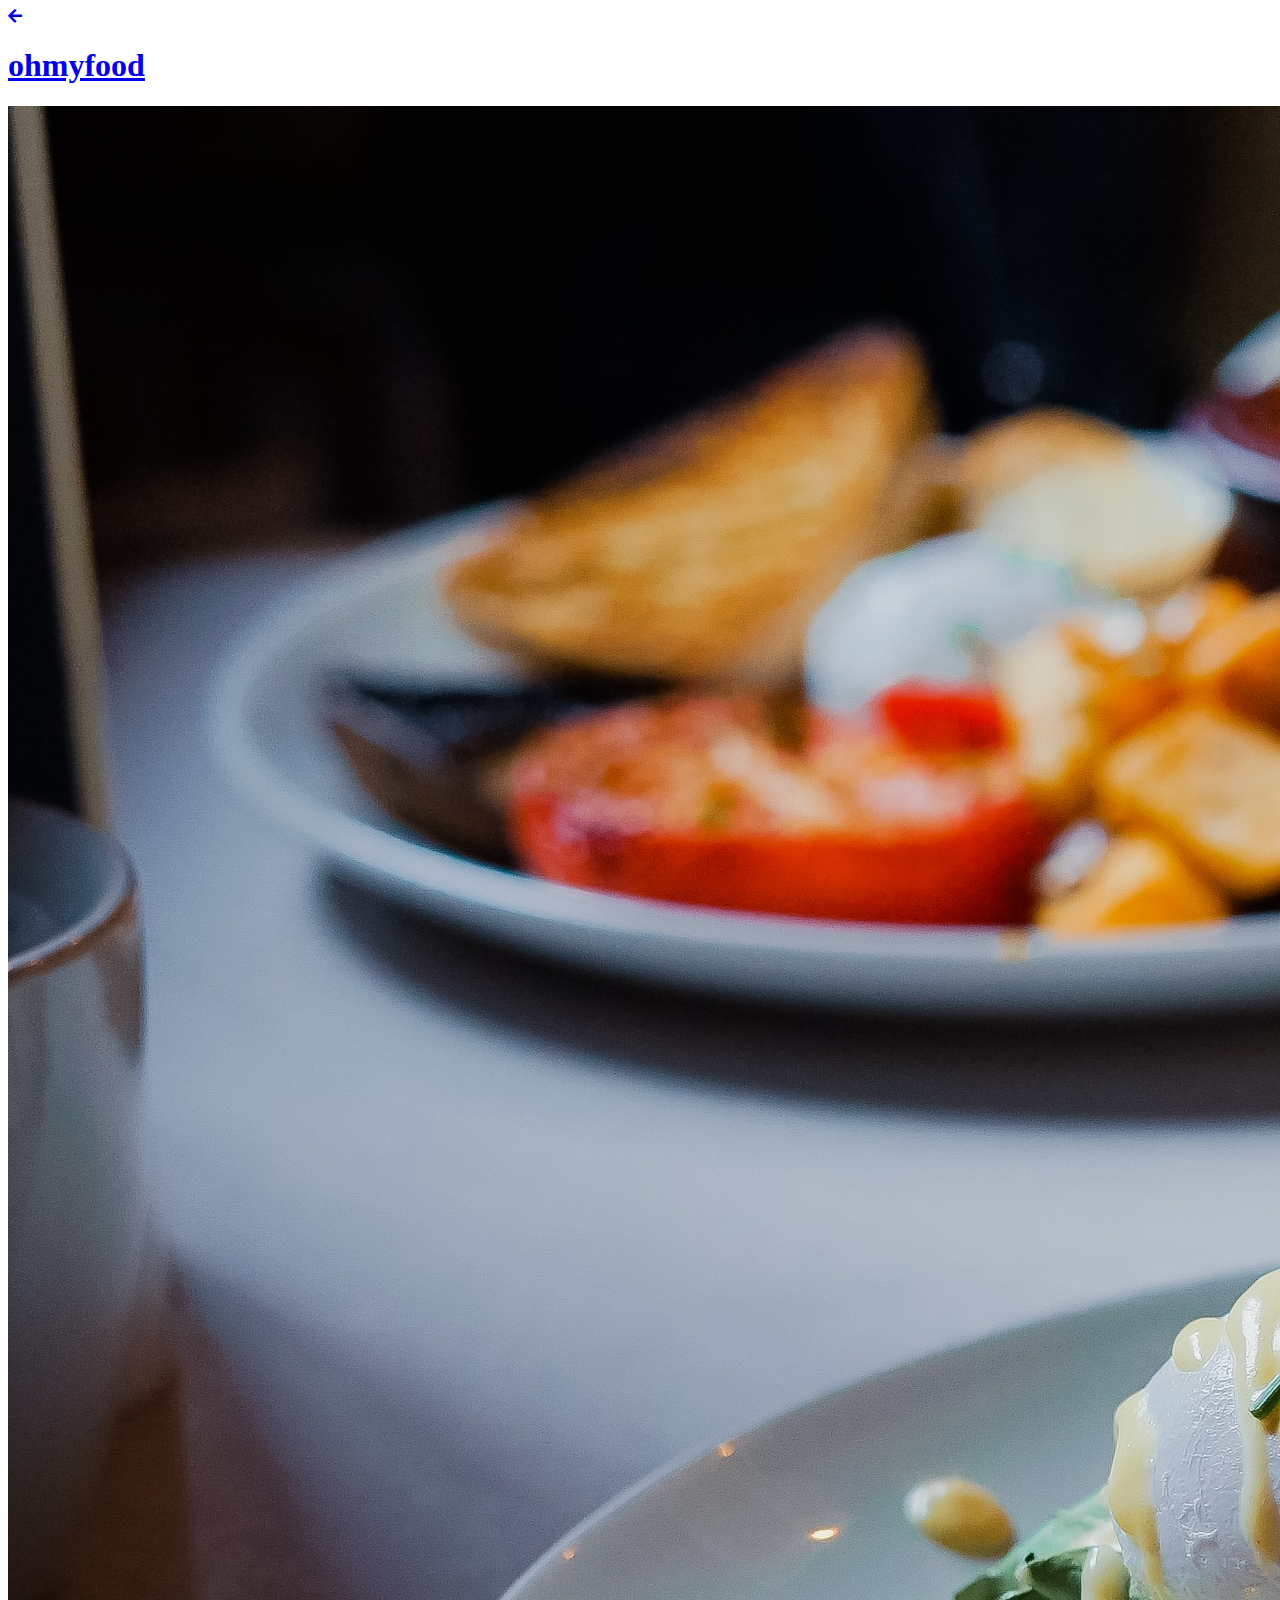
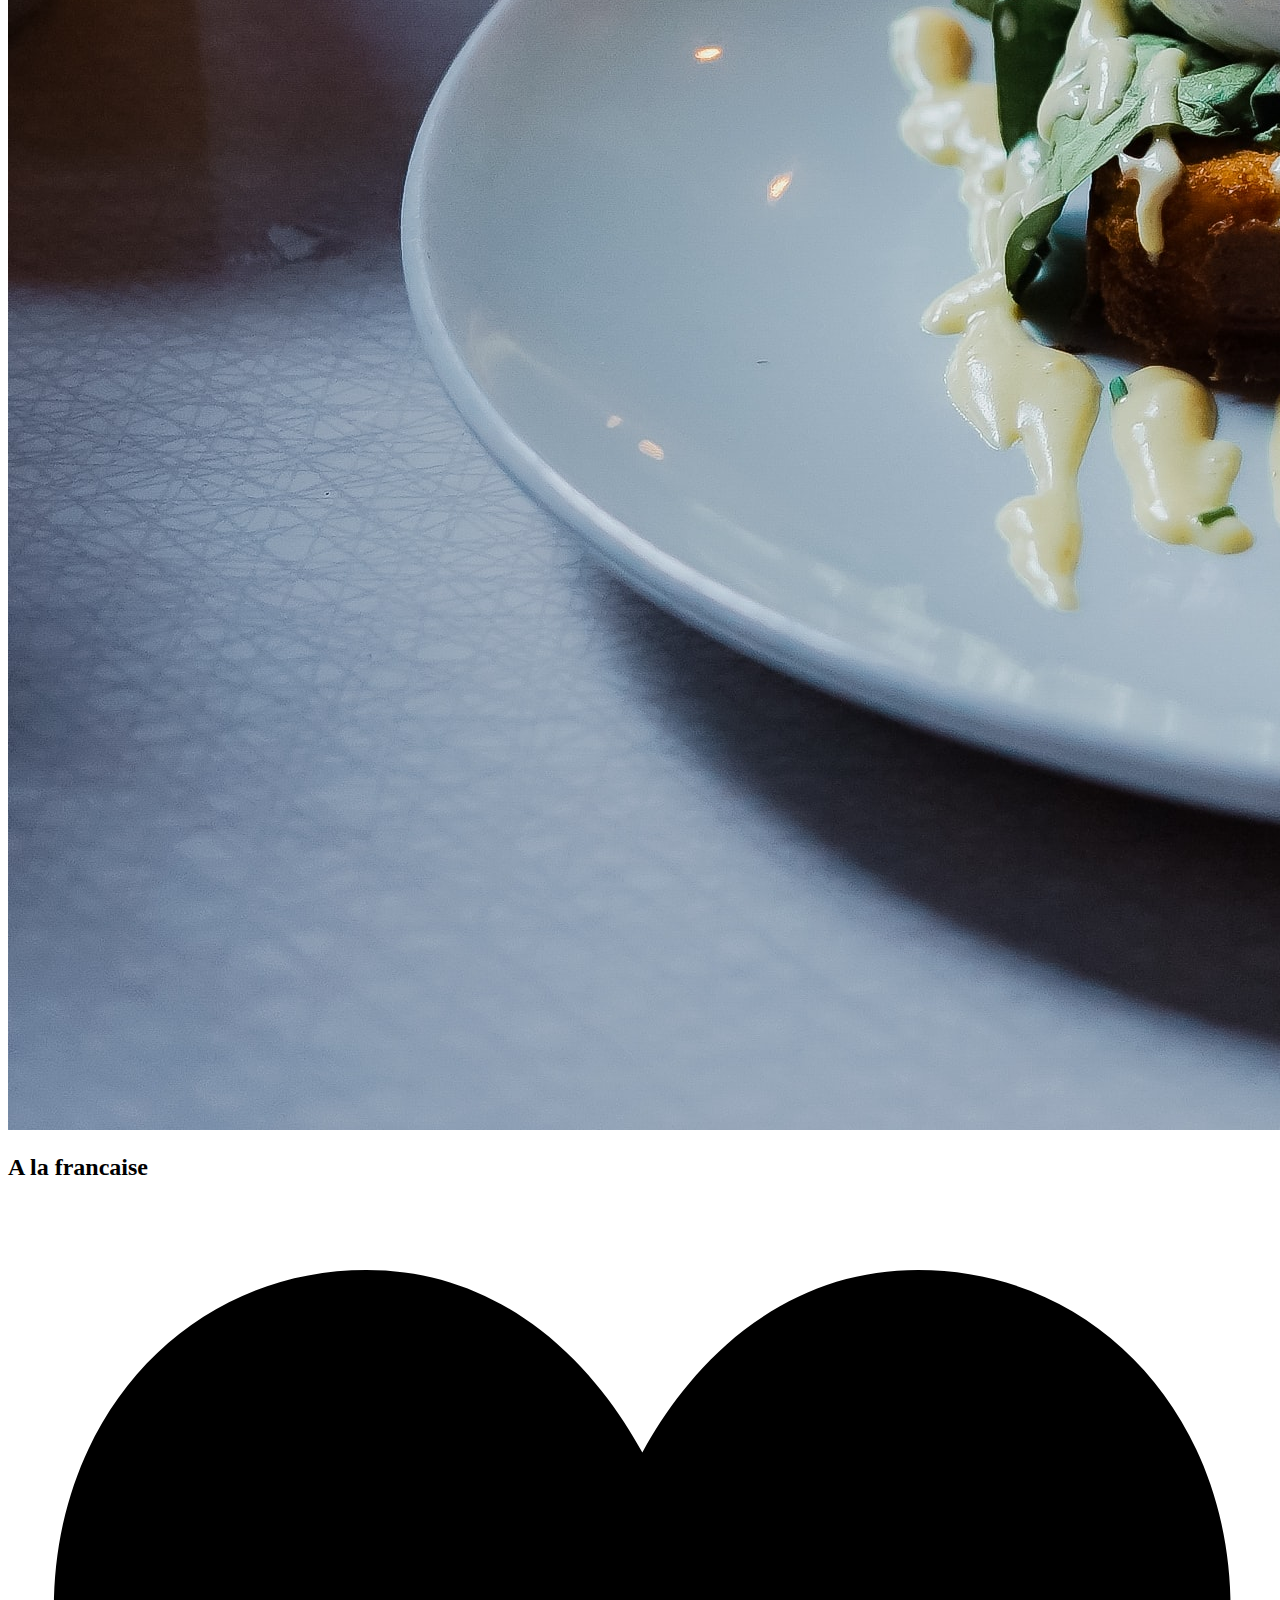
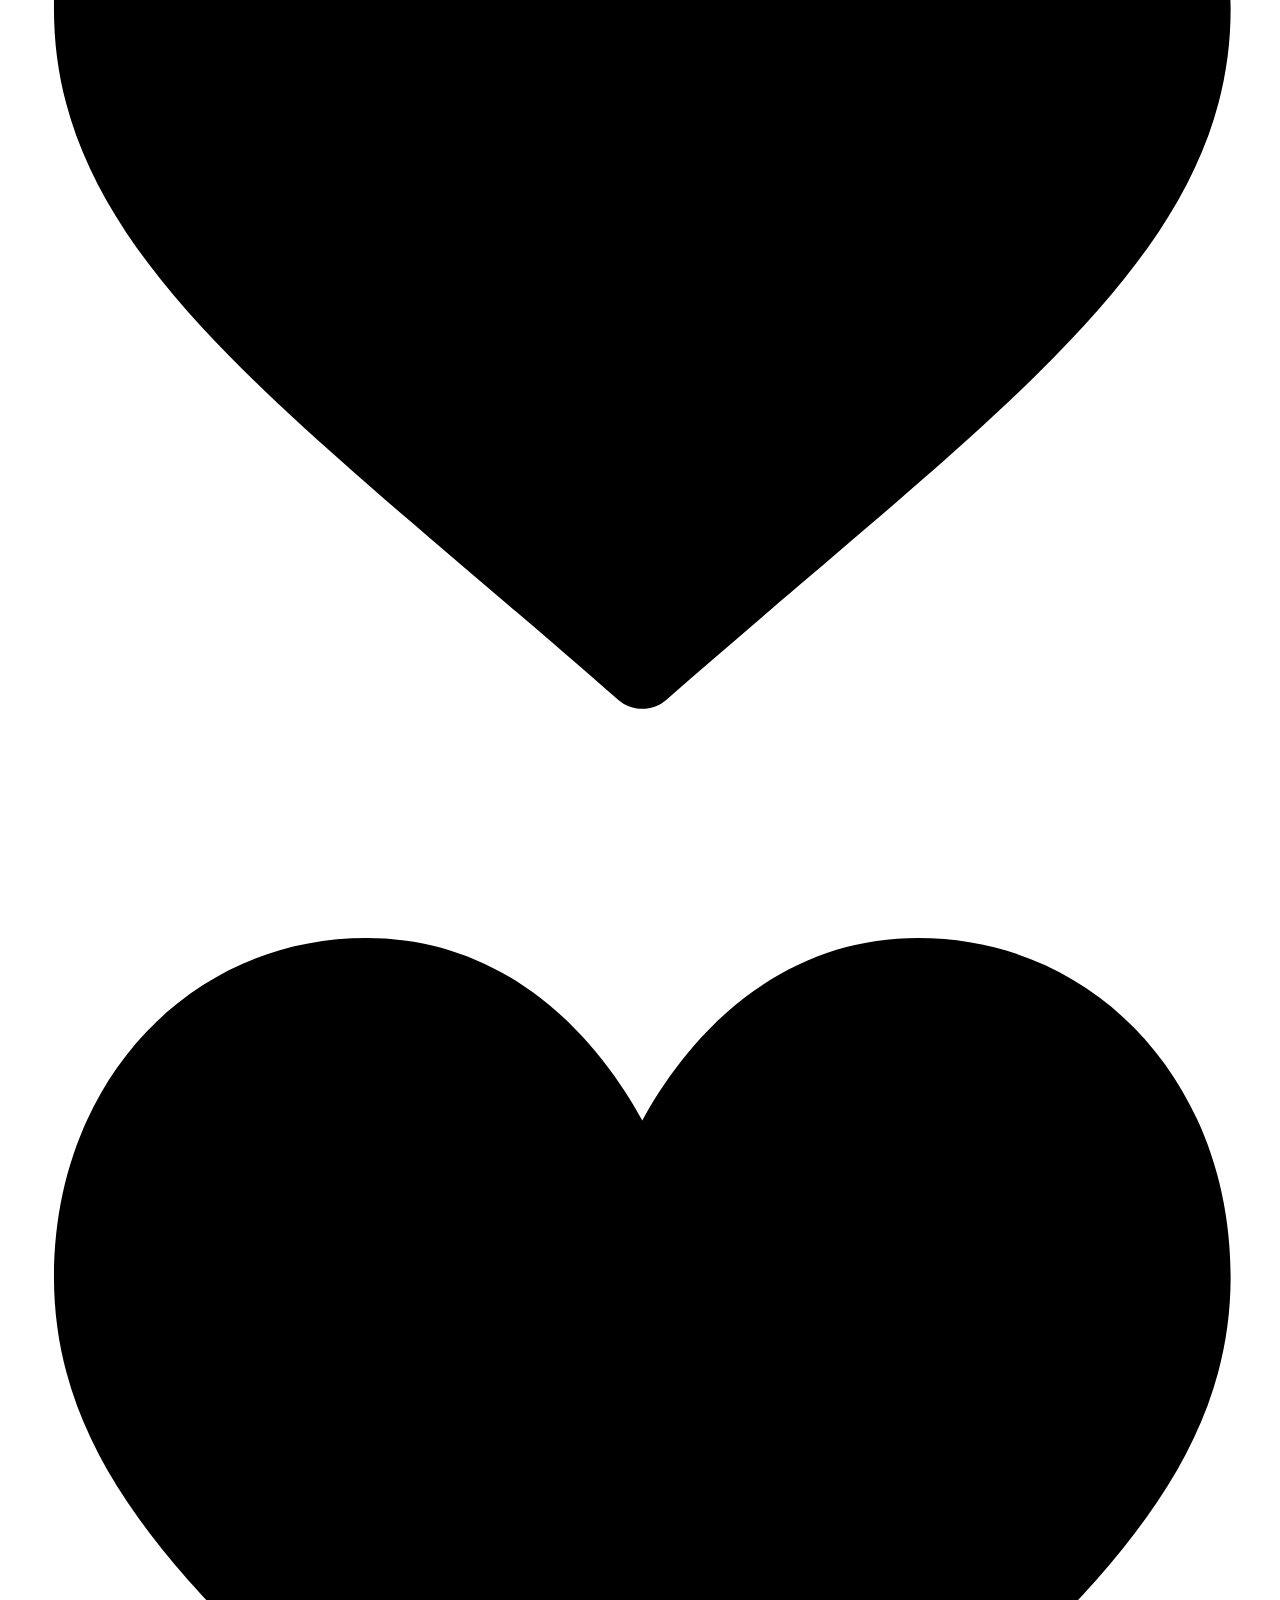
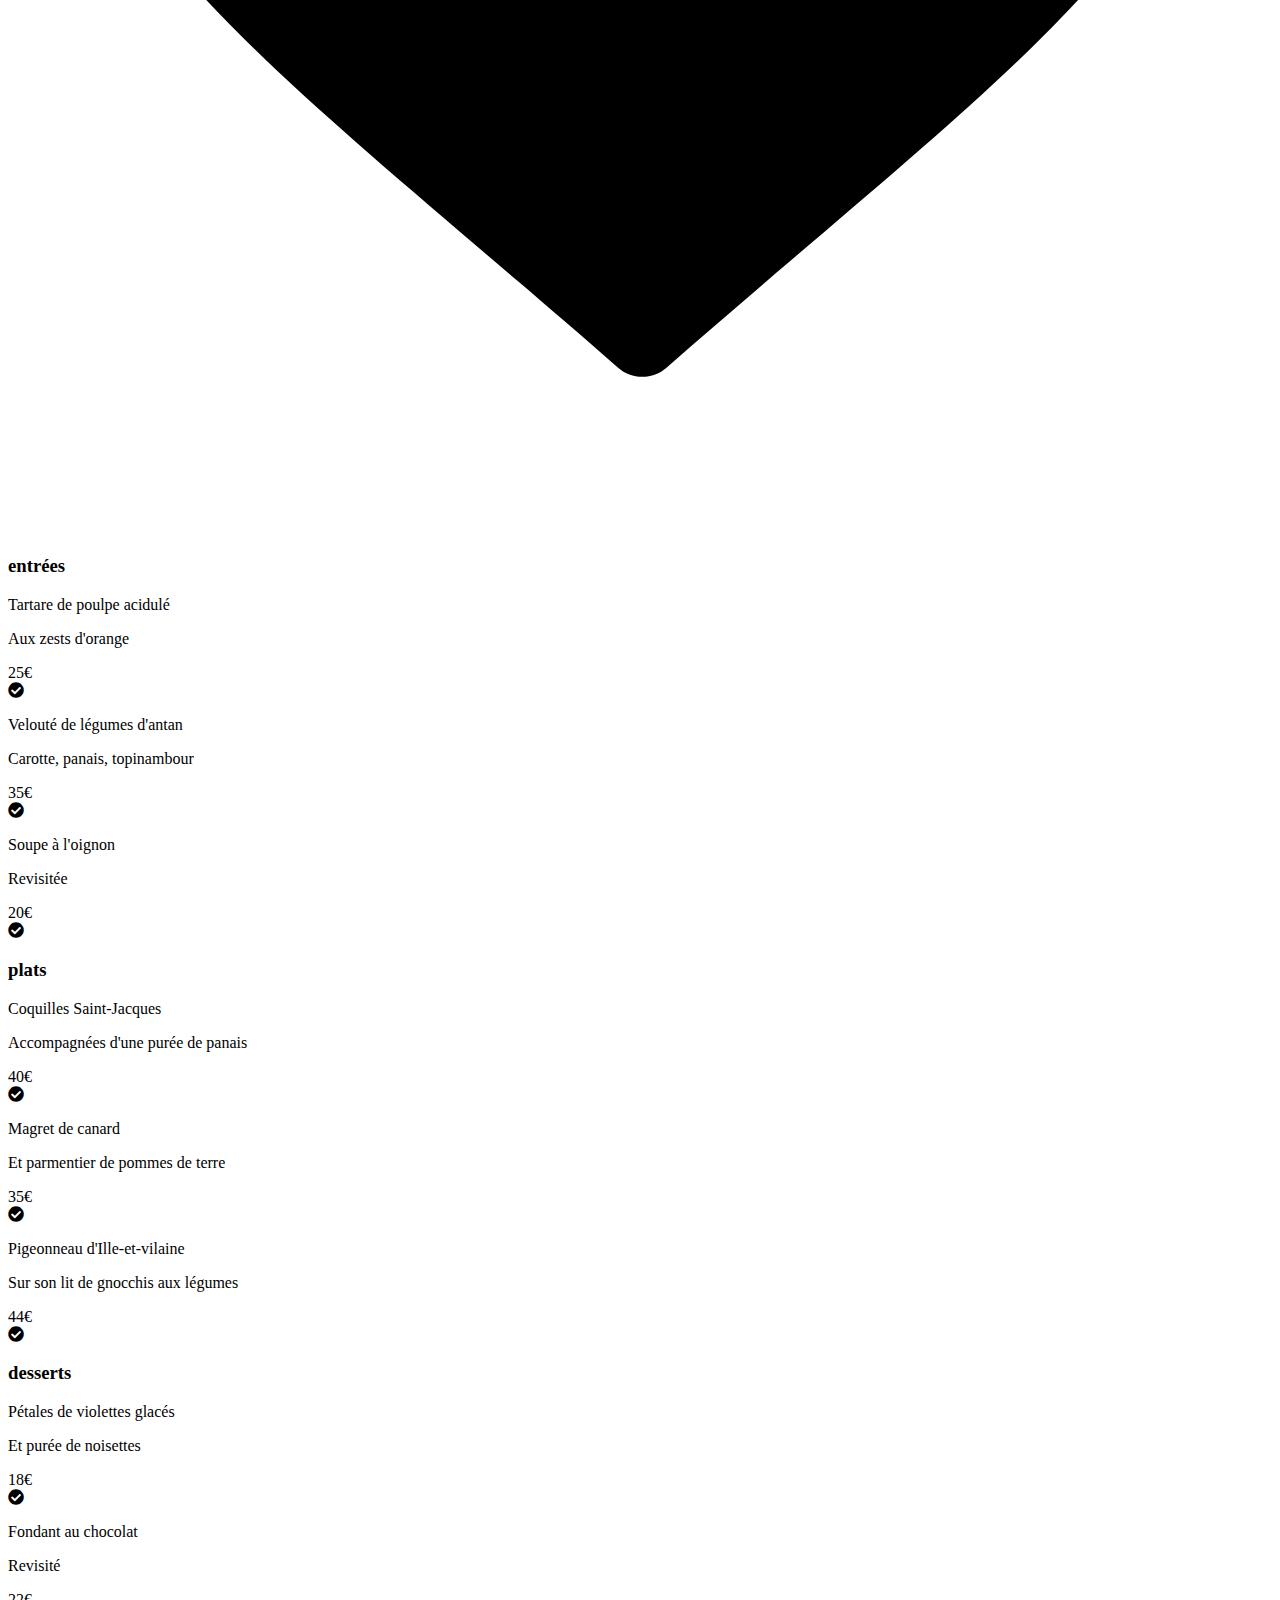
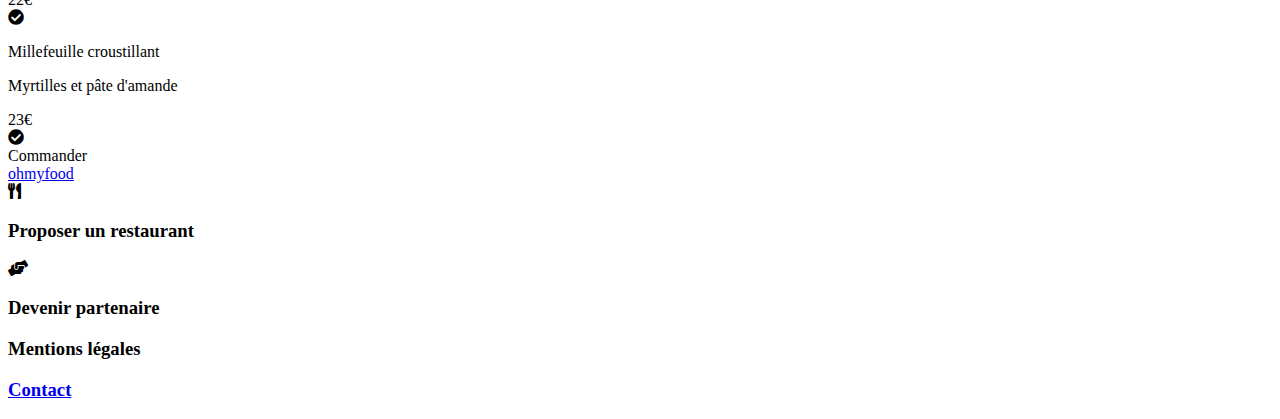
<file: pages_menu/A la française.html>
<!DOCTYPE html>
<html lang="fr">

<head>
  <meta charset="UTF-8">
  <meta name="viewport" content="width=device-width, initial-scale=1.0">
  <title>A la française</title>

  <!-- CSS -->
  <link rel="stylesheet" href="C:\Users\nicol\Miweb\main.css\style-menus.css">
  <!-- Font Awesome -->
  <link rel="stylesheet" href="https://cdnjs.cloudflare.com/ajax/libs/font-awesome/5.13.1/css/all.min.css">
  <!-- Fonts -->



</head>

<body>

    <!-- Logo -->
    <header>
      <div class="header">
        <div class="header-fleche-retour"><a href="C:\Users\nicol\miweb\page-ohmyfood.html"><i
              class="fas fa-arrow-left"></i></a></div>
        <h1 class="header-logo"><a href="C:\Users\nicol\miweb\page-ohmyfood.html">ohmyfood</a></h1>

      </div>
    </header>

    <!-- Image -->
    <div class="img">
      <img class="details-image" src="../img/restaurant4.jpg" alt="A-la-francaise">
    </div>

    <!-- Menu -->
    <section id="menu">
      <div class="menu">
        <div class="menu-header">
          <h2 class="menu-header-titulo">A la francaise</h2>
          <div>
            <svg class="corazon corazon-full" viewBox="-20 0 550 550" xml:space="preserve">
              <path d="M376,30c-27.783,0-53.255,8.804-75.707,26.168c-21.525,16.647-35.856,37.85-44.293,53.268
                       c-8.437-15.419-22.768-36.621-44.293-53.268C189.255,38.804,163.783,30,136,30C58.468,30,0,93.417,0,177.514
                       c0,90.854,72.943,153.015,183.369,247.118c18.752,15.981,40.007,34.095,62.099,53.414C248.38,480.596,252.12,482,256,482
                       s7.62-1.404,10.532-3.953c22.094-19.322,43.348-37.435,62.111-53.425C439.057,330.529,512,268.368,512,177.514
                       C512,93.417,453.532,30,376,30z" />
              <defs>
                <linearGradient id="text-fill">
                  <stop offset="0%" stop-color="#9356DC" />
                  <stop offset="100%" stop-color="#FF79DA" />
                </linearGradient>
              </defs>
            </svg>

            <svg class="corazon corazon-empty" viewBox="-20 0 550 550" xml:space="preserve">
              <path d="M376,30c-27.783,0-53.255,8.804-75.707,26.168c-21.525,16.647-35.856,37.85-44.293,53.268
                       c-8.437-15.419-22.768-36.621-44.293-53.268C189.255,38.804,163.783,30,136,30C58.468,30,0,93.417,0,177.514
                       c0,90.854,72.943,153.015,183.369,247.118c18.752,15.981,40.007,34.095,62.099,53.414C248.38,480.596,252.12,482,256,482
                       s7.62-1.404,10.532-3.953c22.094-19.322,43.348-37.435,62.111-53.425C439.057,330.529,512,268.368,512,177.514
                       C512,93.417,453.532,30,376,30z" />
              <defs>
                <linearGradient>
                  <stop offset="0%" stop-color="#9356DC" />
                  <stop offset="100%" stop-color="#FF79DA" />
                </linearGradient>
              </defs>
            </svg>
          </div>
        </div>
        <div class="menu-grid">
          <div class="menu-grid-bloques">
            <div class="menu-grid-titulo">
              <h3>entrées</h3>
            </div>
            <div class="menu-grid-case appears-with-opacity" id="case-1">
              <div class="plato-y-precio">
                <div class="menu-case-plato">
                  <div class="menu-case-plato-titulo">
                    <p>Tartare de poulpe acidulé</p>
                  </div>
                  <div class="menu-case-plato-subtitulo">
                    <p>Aux zests d'orange</p>
                  </div>
                </div>
                <div class="menu-case-precio">25€</div>
              </div>
              <div class="validation-box">
                <i class="fas fa-check-circle"></i>
              </div>
            </div>
            <div class="menu-grid-case appears-with-opacity" id="case-2">
              <div class="plato-y-precio">
                <div class="menu-case-plato">
                  <div class="menu-case-plato-titulo">
                    <p>Velouté de légumes d'antan</p>
                  </div>
                  <div class="menu-case-plato-subtitulo">
                    <p>Carotte, panais, topinambour</p>
                  </div>
                </div>
                <div class="menu-case-precio">35€</div>
              </div>
              <div class="validation-box">
                <i class="fas fa-check-circle"></i>
              </div>
            </div>
            <div class="menu-grid-case appears-with-opacity" id="case-3">
              <div class="plato-y-precio">
                <div class="menu-case-plato">
                  <div class="menu-case-plato-titulo">
                    <p>Soupe à l'oignon</p>
                  </div>
                  <div class="menu-case-plat-subtitulo">
                    <p>Revisitée</p>
                  </div>
                </div>
                <div class="menu-case-precio">20€</div>
              </div>
              <div class="validation-box">
                <i class="fas fa-check-circle"></i>
              </div>
            </div>
          </div>
          <div class="menu-grid-bloques">
            <div class="menu-grid-titulo">
              <h3>plats</h3>
            </div>
            <div class="menu-grid-case appears-with-opacity" id="case-4">
              <div class="plato-y-precio">
                <div class="menu-case-plato">
                  <div class="menu-case-plato-titulo">
                    <p>Coquilles Saint-Jacques</p>
                  </div>
                  <div class="menu-case-dish-subtitulo">
                    <p>Accompagnées d'une purée de panais</p>
                  </div>
                </div>
                <div class="menu-case-precio">40€</div>
              </div>
              <div class="validation-box">
                <i class="fas fa-check-circle"></i>
              </div>
            </div>
            <div class="menu-grid-case appears-with-opacity" id="case-5">
              <div class="plato-y-precio">
                <div class="menu-case-plato">
                  <div class="menu-case-plato-titulo">
                    <p>Magret de canard</p>
                  </div>
                  <div class="menu-case-plato-subtitulo">
                    <p>Et parmentier de pommes de terre</p>
                  </div>
                </div>
                <div class="menu-case-precio">35€</div>
              </div>
              <div class="validation-box">
                <i class="fas fa-check-circle"></i>
              </div>
            </div>
            <div class="menu-grid-case appears-with-opacity" id="case-6">
              <div class="plato-y-precio">
                <div class="menu-case-plato">
                  <div class="menu-case-plato-titulo">
                    <p>Pigeonneau d'Ille-et-vilaine</p>
                  </div>
                  <div class="menu-case-plato-subtitulo">
                    <p>Sur son lit de gnocchis aux légumes</p>
                  </div>
                </div>
                <div class="menu-case-precio">44€</div>
              </div>
              <div class="validation-box">
                <i class="fas fa-check-circle"></i>
              </div>
            </div>
          </div>
          <div class="menu-grid-bloques">
            <div class="menu-grid-titulo">
              <h3>desserts</h3>
            </div>
            <div class="menu-grid-case appears-with-opacity" id="case-7">
              <div class="plato-y-precio">
                <div class="menu-case-plato">
                  <div class="menu-case-plato-titulo">
                    <p>Pétales de violettes glacés</p>
                  </div>
                  <div class="menu-case-plato-subtitulo">
                    <p>Et purée de noisettes</p>
                  </div>
                </div>
                <div class="menu-case-precio">18€</div>
              </div>
              <div class="validation-box">
                <i class="fas fa-check-circle"></i>
              </div>
            </div>
            <div class="menu-grid-case appears-with-opacity" id="case-8">
              <div class="plato-y-precio">
                <div class="menu-case-plato">
                  <div class="menu-case-plato-titulo">
                    <p>Fondant au chocolat</p>
                  </div>
                  <div class="menu-case-plato-subtitulo">
                    <p>Revisité</p>
                  </div>
                </div>
                <div class="menu-case-precio">22€</div>
              </div>
              <div class="validation-box">
                <i class="fas fa-check-circle"></i>
              </div>
            </div>
            <div class="menu-grid-case appears-with-opacity" id="case-9">
              <div class="plato-y-precio">
                <div class="menu-case-plato">
                  <div class="menu-case-plato-titulo">
                    <p>Millefeuille croustillant</p>
                  </div>
                  <div class="menu-case-plato-subtitulo">
                    <p>Myrtilles et pâte d'amande</p>
                  </div>
                </div>
                <div class="menu-case-precio">23€</div>
              </div>
              <div class="validation-box">
                <i class="fas fa-check-circle"></i>
              </div>
            </div>
          </div>
        </div>
        <div class="menu-container-button">
          <div class="menu-button">Commander</div>
        </div>
      </div>
    </section>

    <footer class="footer">
      <div class="footer-bloc">
        <div class="logo"><a href="C:\Users\nicol\Miweb\page-ohmyfood.html">ohmyfood</a></div>
        <div class="footer-bloc-links">
          <div class="footer-bloc-link">
            <i class="fas fa-utensils"></i>
            <h3 class="footer-bloc-link-title">Proposer un restaurant</h3>
          </div>
          <div class="footer-bloc-link">
            <i class="fas fa-hands-helping"></i>
            <h3 class="footer-bloc-link-title">Devenir partenaire</h3>
          </div>
          <div class="footer-bloc-link">
            <h3 class="footer-bloc-link-title">Mentions légales</h3>
          </div>
          <div class="footer-bloc-link">
            <h3 class="footer-bloc-link-title"><a href="C:\Users\nicol\miweb\page-ohmyfood.html">Contact</a></h3>
          </div>
        </div>
      </div>
    </footer>
 

</body>

</html>
</file>
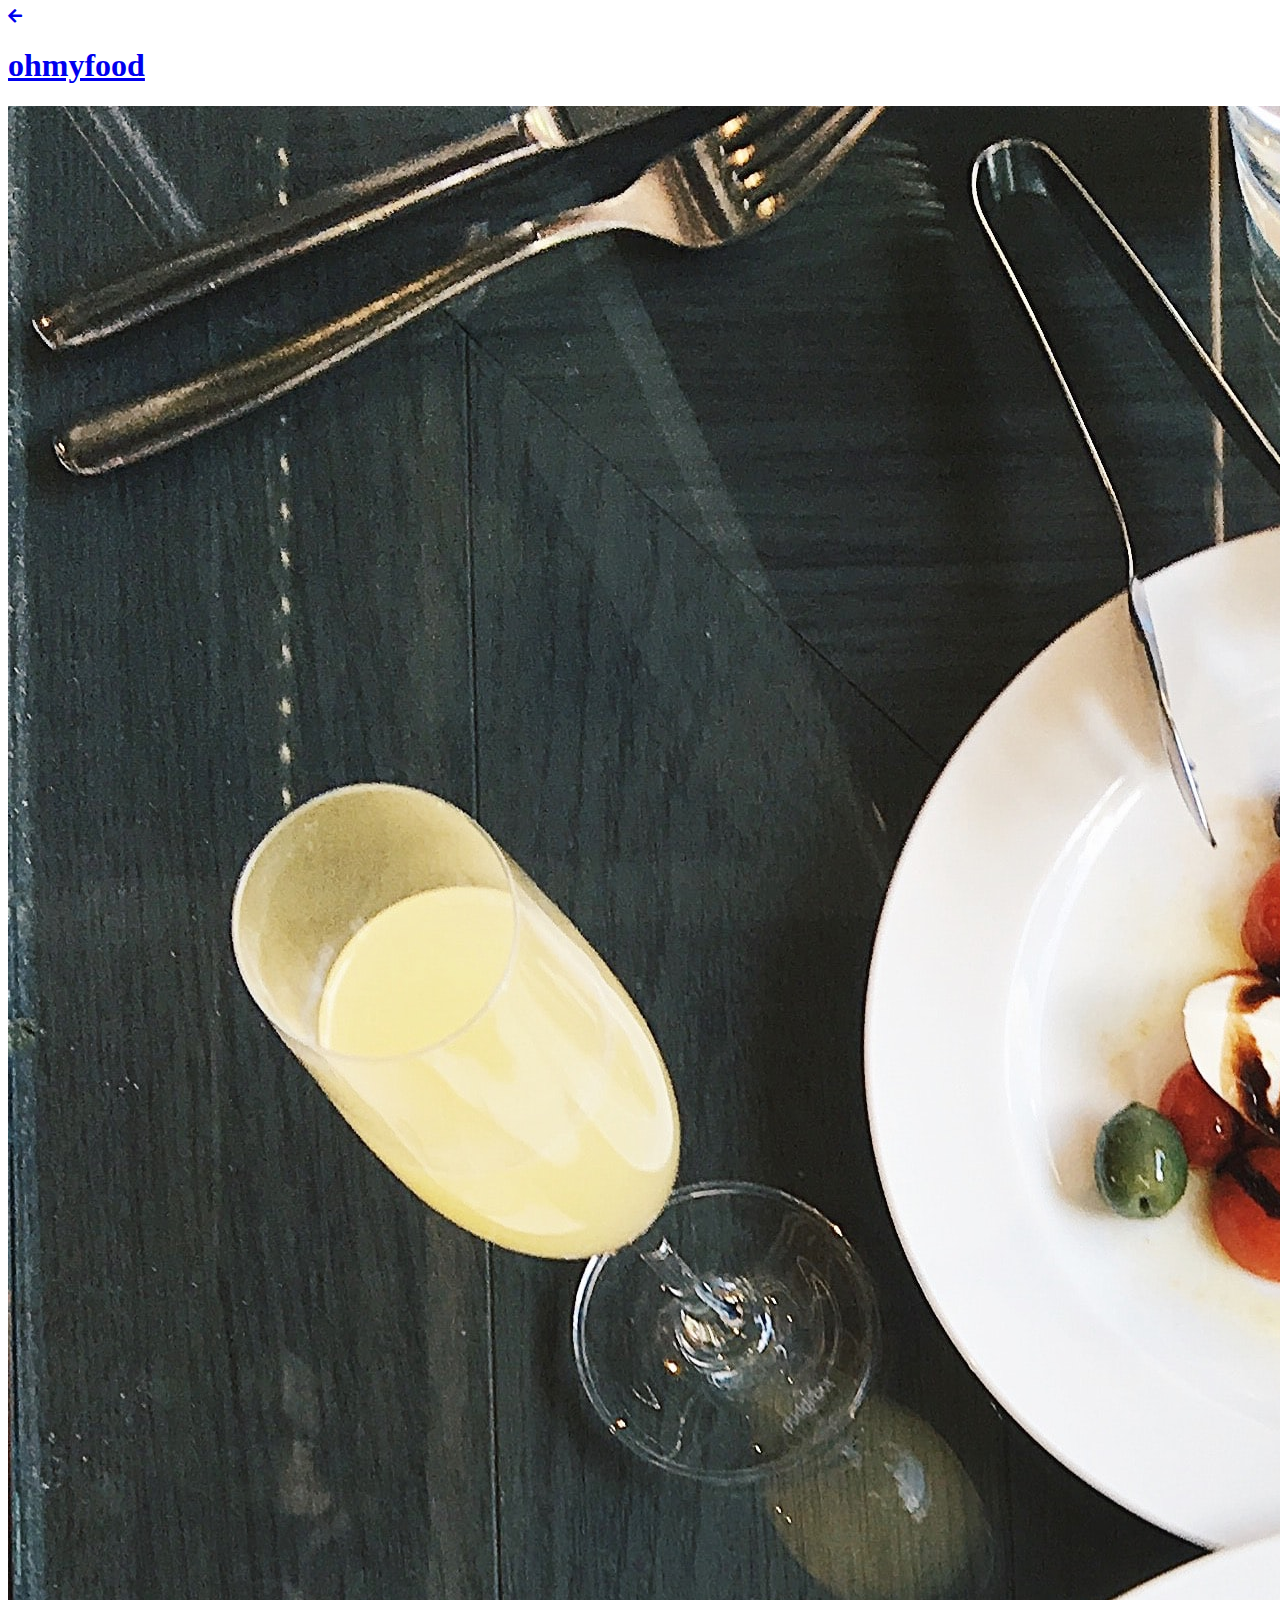
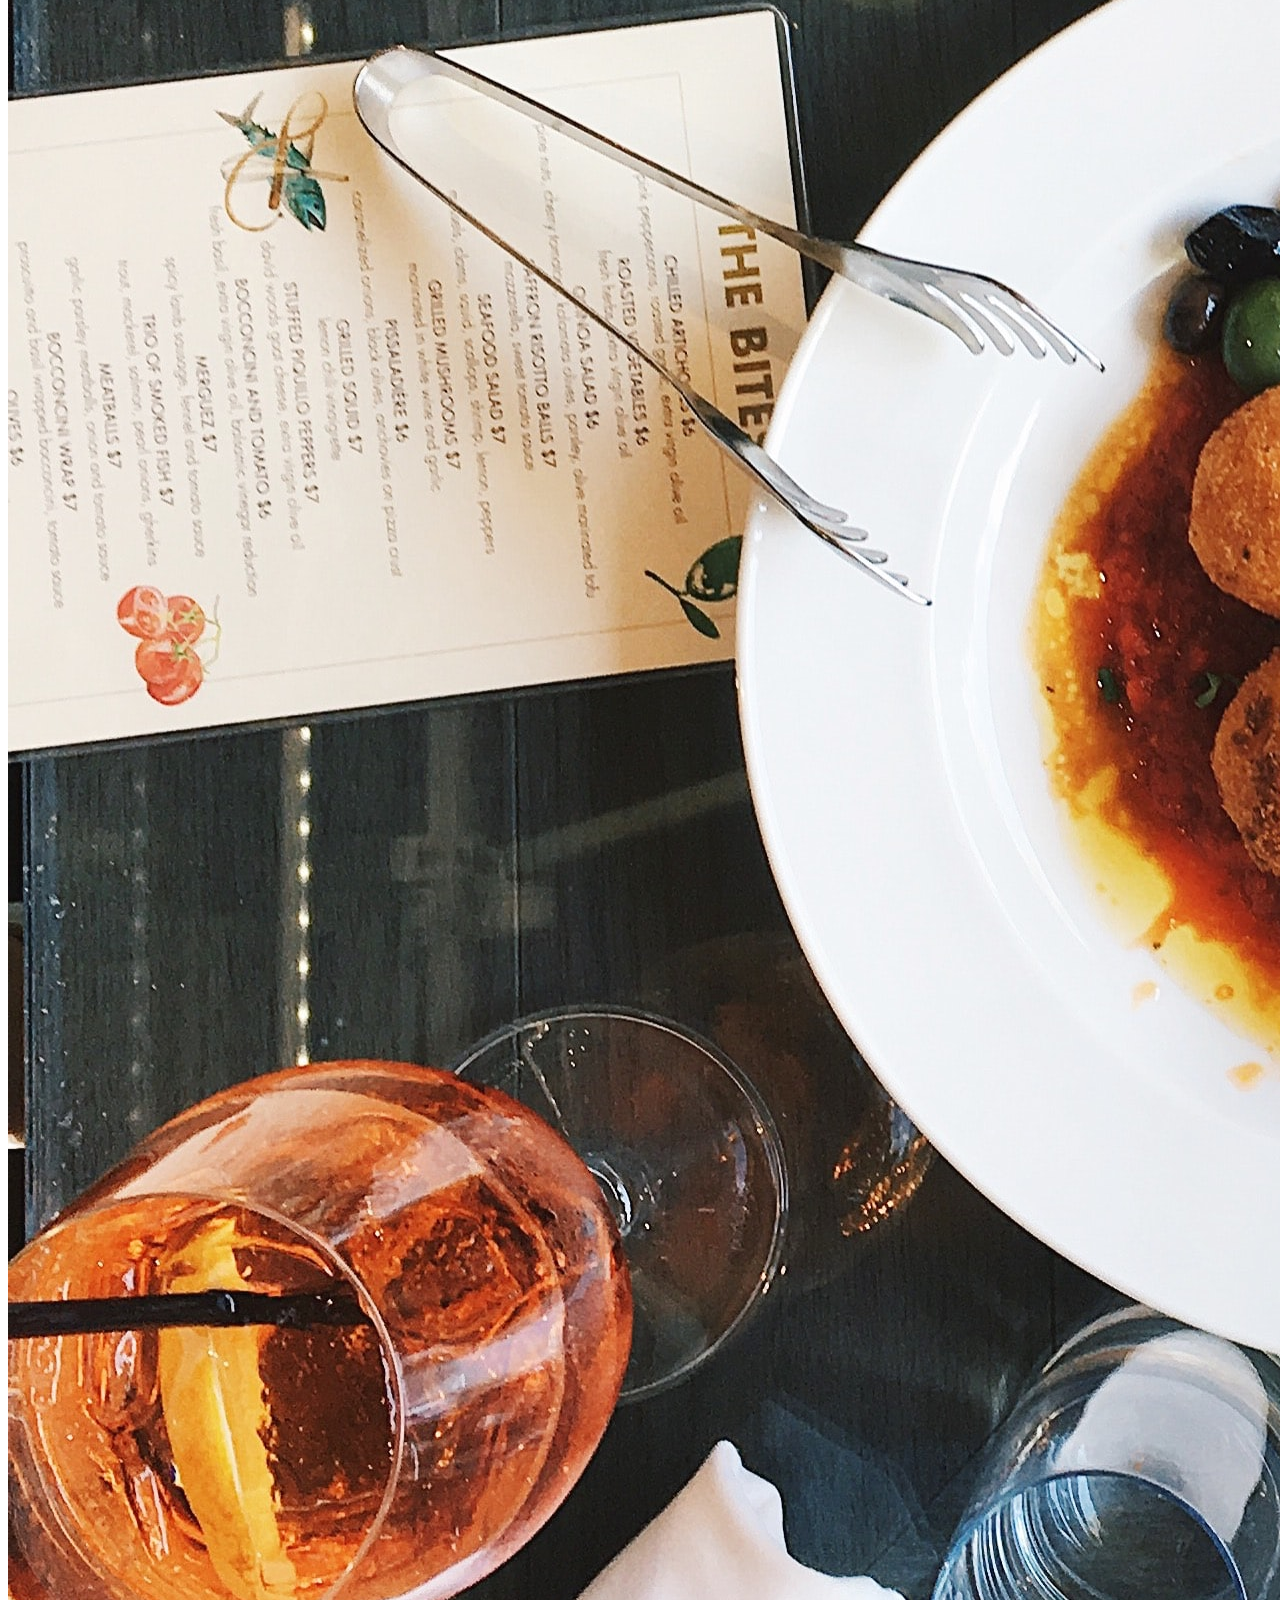
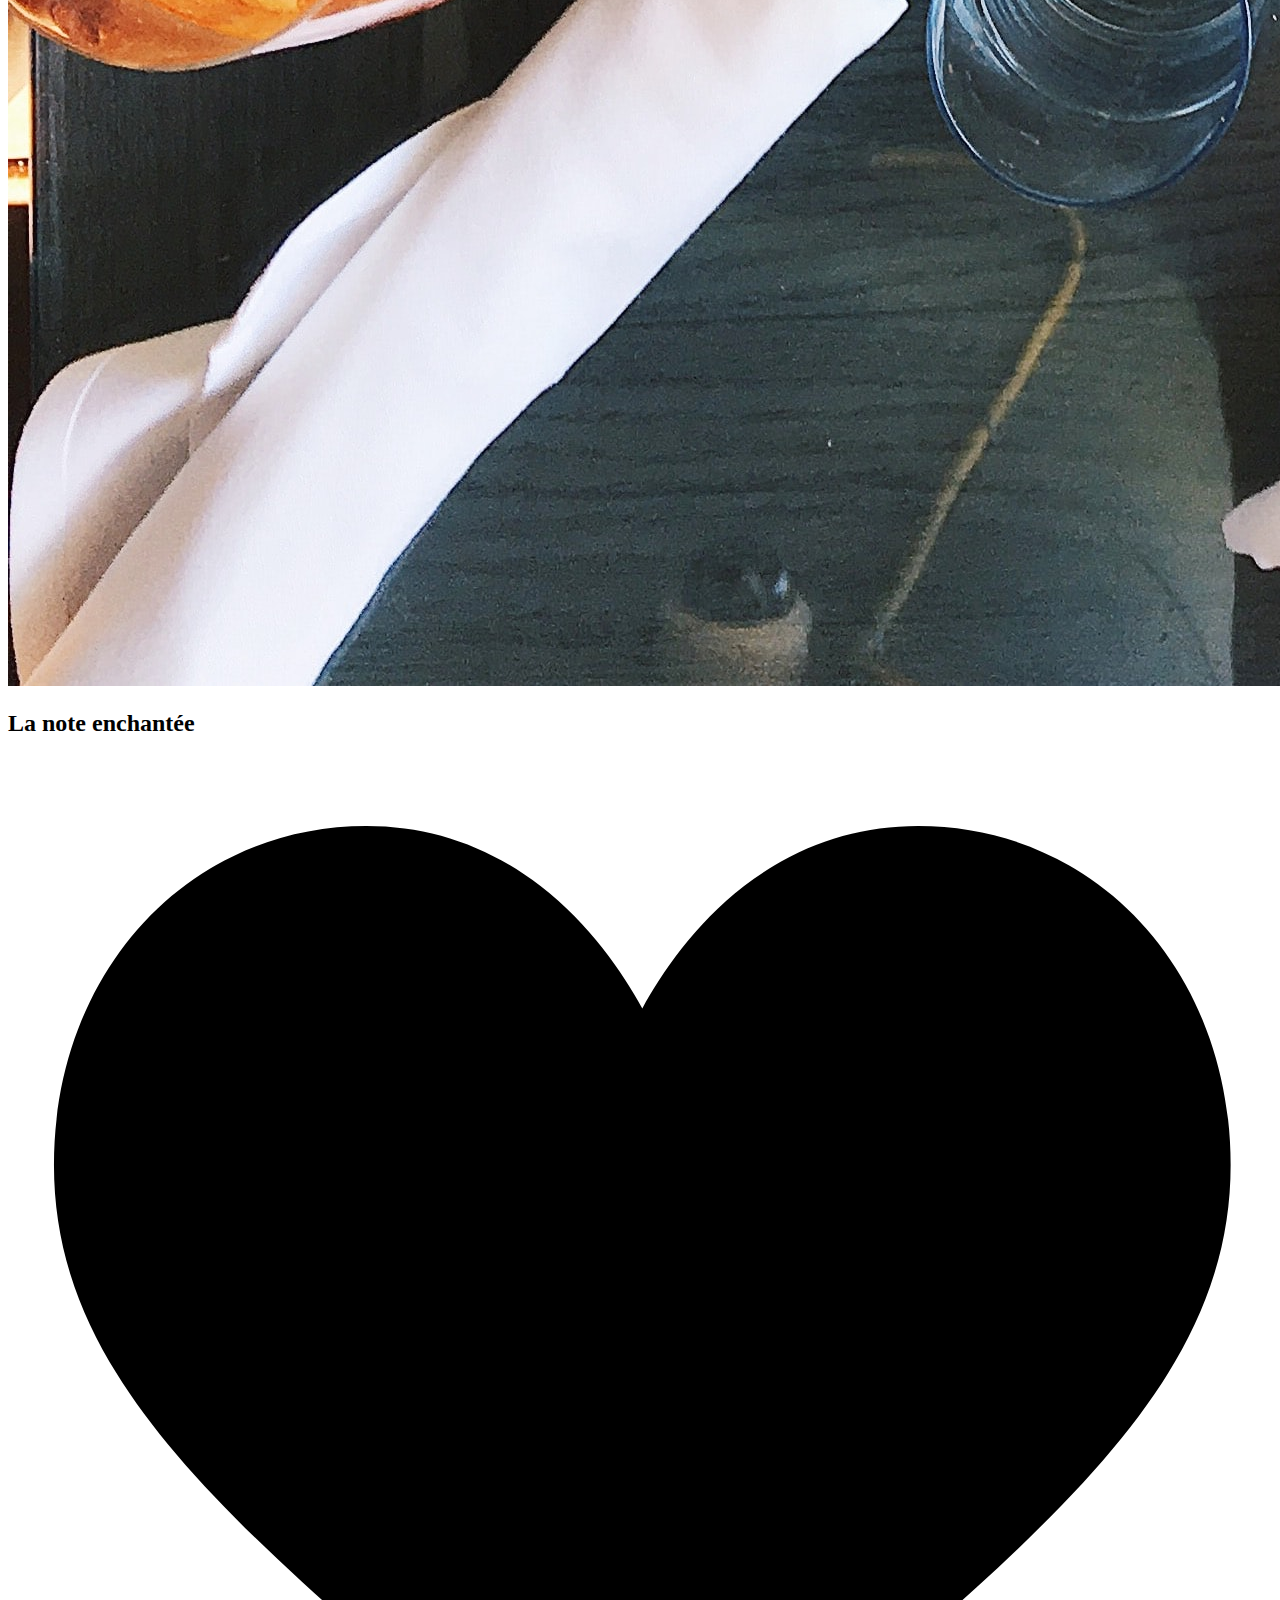
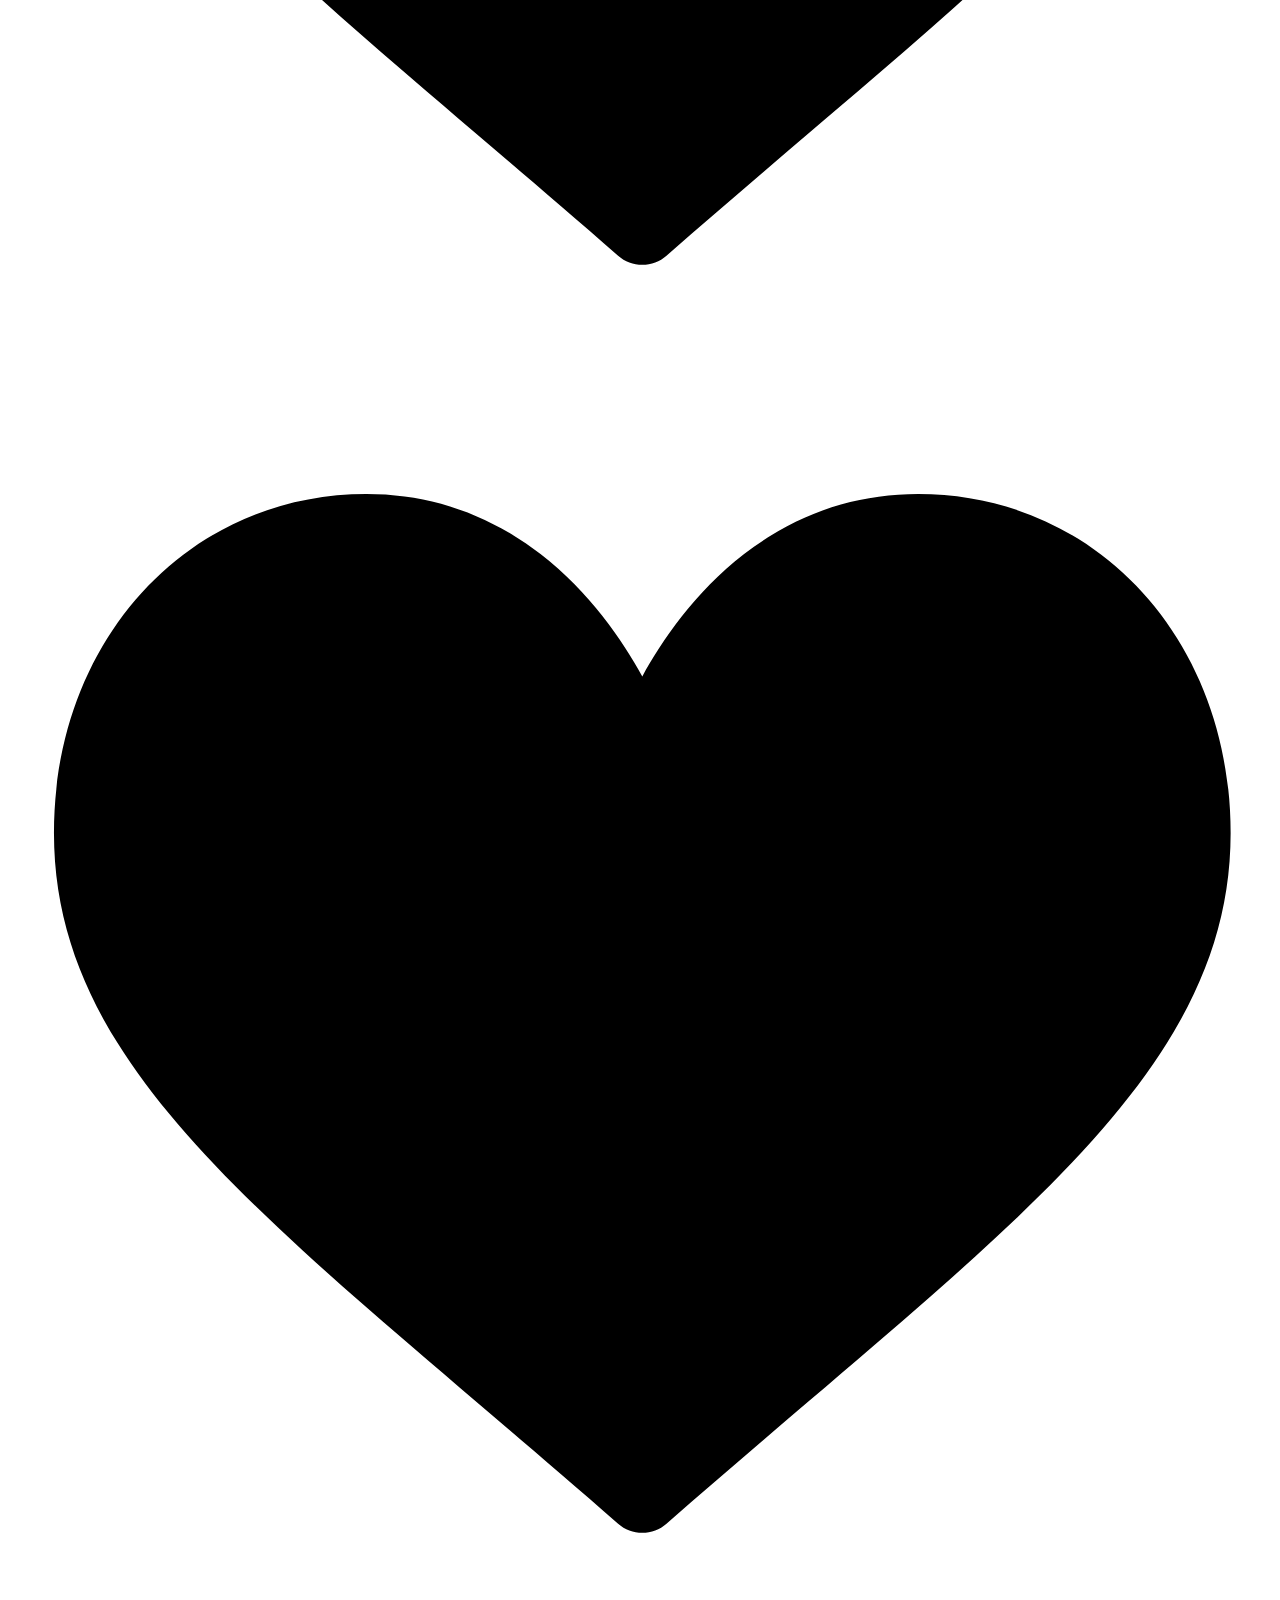
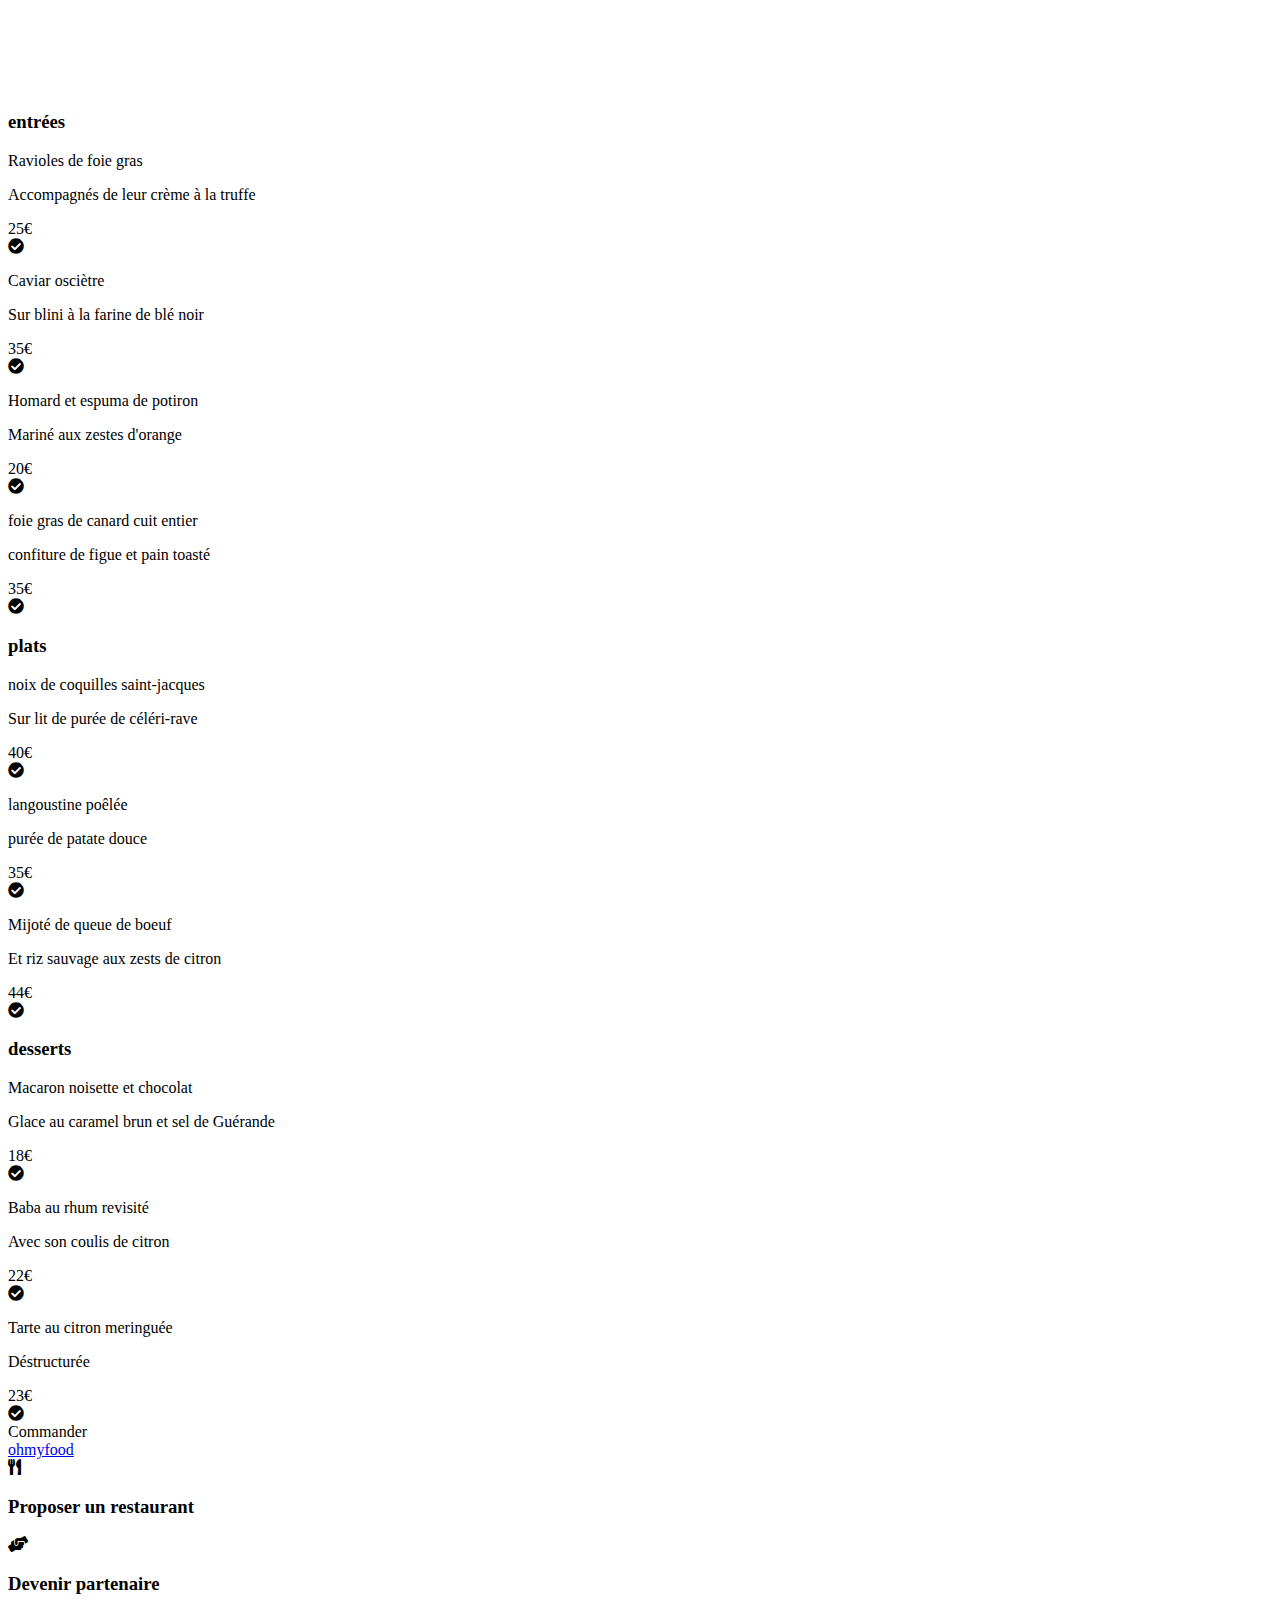
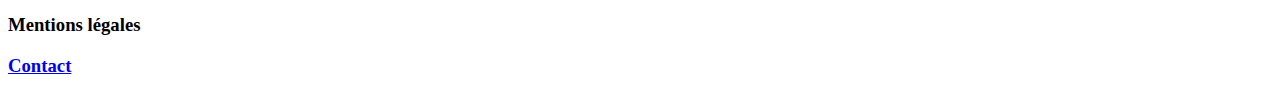
<file: pages_menu/la note enchantée.html>
<!DOCTYPE html>
<html lang="fr">
<head>
    <meta charset="UTF-8">
    <meta name="viewport" content="width=device-width, initial-scale=1.0">
    <title>La note enchantée</title>

    <!-- CSS -->
    <link rel="stylesheet" href="C:\Users\nicol\Miweb\main.css\style-menus.css">
    <!-- Font Awesome -->
    <link rel="stylesheet" href="https://cdnjs.cloudflare.com/ajax/libs/font-awesome/5.13.1/css/all.min.css">
    <!-- Fonts -->
  
    
    
</head>
<body>
     <!-- Logo -->
     <header>
      <div class="header">
        <div class="header-fleche-retour"><a href="C:\Users\nicol\miweb\page-ohmyfood.html"><i class="fas fa-arrow-left"></i></a></div>
          <h1 class="header-logo"><a href="C:\Users\nicol\miweb\page-ohmyfood.html">ohmyfood</a></h1>
          
      </div>
  </header>

     <!-- Image -->
     <div class="img">
       <img class="details-image" src="../img/restaurant3.jpg" alt="La note enchantée">
     </div>

     <!-- Menu -->
     <section id="menu">
       <div class="menu">
         <div class="menu-header">
           <h2 class="menu-header-titulo">La note enchantée</h2>
           <div>
            <svg class="corazon corazon-full" viewBox="-20 0 550 550"  xml:space="preserve">
              <path d="M376,30c-27.783,0-53.255,8.804-75.707,26.168c-21.525,16.647-35.856,37.85-44.293,53.268
                       c-8.437-15.419-22.768-36.621-44.293-53.268C189.255,38.804,163.783,30,136,30C58.468,30,0,93.417,0,177.514
                       c0,90.854,72.943,153.015,183.369,247.118c18.752,15.981,40.007,34.095,62.099,53.414C248.38,480.596,252.12,482,256,482
                       s7.62-1.404,10.532-3.953c22.094-19.322,43.348-37.435,62.111-53.425C439.057,330.529,512,268.368,512,177.514
                       C512,93.417,453.532,30,376,30z"/>
            <defs>
              <linearGradient id="text-fill">
                    <stop offset="0%" stop-color="#9356DC" />
                    <stop offset="100%" stop-color="#FF79DA" />
              </linearGradient>
            </defs>                                   
          </svg>
  
          <svg class="corazon corazon-empty" viewBox="-20 0 550 550"  xml:space="preserve">
              <path d="M376,30c-27.783,0-53.255,8.804-75.707,26.168c-21.525,16.647-35.856,37.85-44.293,53.268
                       c-8.437-15.419-22.768-36.621-44.293-53.268C189.255,38.804,163.783,30,136,30C58.468,30,0,93.417,0,177.514
                       c0,90.854,72.943,153.015,183.369,247.118c18.752,15.981,40.007,34.095,62.099,53.414C248.38,480.596,252.12,482,256,482
                       s7.62-1.404,10.532-3.953c22.094-19.322,43.348-37.435,62.111-53.425C439.057,330.529,512,268.368,512,177.514
                       C512,93.417,453.532,30,376,30z"/>
            <defs>
              <linearGradient>
                    <stop offset="0%" stop-color="#9356DC" />
                    <stop offset="100%" stop-color="#FF79DA" />
              </linearGradient>
            </defs>                                   
          </svg>
           </div>
         </div>
          <div class="menu-grid animate__animated animate__bounce">
            <div class="menu-grid-bloques">
              <div class="menu-grid-titulo"><h3>entrées</h3></div>
              <div class="menu-grid-case appears-with-opacity" id="case-1">
                <div class="plato-y-precio">
                  <div class="menu-case-plato">
                    <div class="menu-case-plato-titulo">
                      <p>Ravioles de foie gras</p>
                    </div>
                    <div class="menu-case-plato-subtitulo">
                      <p>Accompagnés de leur crème à la truffe</p>
                    </div>
                  </div>
                  <div class="menu-case-precio">25€</div>
              </div>
                <div class="validation-box">
                  <i class="fas fa-check-circle"></i>
                </div>
              </div>
              <div class="menu-grid-case appears-with-opacity" id="case-2">
                <div class="plato-y-precio">
                  <div class="menu-case-plato">
                    <div class="menu-case-plato-titulo">
                      <p>Caviar osciètre</p>
                    </div>
                    <div class="menu-case-plato-subtitulo">
                      <p>Sur blini à la farine de blé noir</p>
                    </div>
                  </div>
                  <div class="menu-case-precio">35€</div>
              </div>
                <div class="validation-box">
                  <i class="fas fa-check-circle"></i>
                </div>
              </div>
              <div class="menu-grid-case appears-with-opacity" id="case-2">
                <div class="plato-y-precio">
                  <div class="menu-case-plato">
                    <div class="menu-case-plato-titulo">
                      <p>Homard et espuma de potiron</p>
                    </div>
                    <div class="menu-case-plato-subtitulo">
                      <p>Mariné aux zestes d'orange</p>
                    </div>
                  </div>
                  <div class="menu-case-precio">20€</div>
              </div>
                <div class="validation-box">
                  <i class="fas fa-check-circle"></i>
                </div>
              </div>
              <div class="menu-grid-case appears-with-opacity" id="case-3">
                <div class="plato-y-precio">
                  <div class="menu-case-plato">
                    <div class="menu-case-plato-titulo">
                      <p>foie gras de canard cuit entier </p>
                    </div>
                    <div class="menu-case-plat-subtitulo">
                      <p>confiture de figue et pain toasté</p>
                    </div>
                  </div>
                  <div class="menu-case-precio">35€</div>
              </div>
                <div class="validation-box">
                  <i class="fas fa-check-circle"></i>
                </div>
              </div>
            </div>
            <div class="menu-grid-bloques">
             <div class="menu-grid-titulo"><h3>plats</h3></div>
             <div class="menu-grid-case appears-with-opacity" id="case-4">
              <div class="plato-y-precio">
                <div class="menu-case-plato">
                  <div class="menu-case-plato-titulo">
                    <p>noix de coquilles saint-jacques</p>
                  </div>
                  <div class="menu-case-dish-subtitulo">
                    <p>Sur lit de purée de céléri-rave</p>
                  </div>
                </div>
                <div class="menu-case-precio">40€</div>
            </div>
              <div class="validation-box">
                <i class="fas fa-check-circle"></i>
              </div>
            </div>
            <div class="menu-grid-case appears-with-opacity" id="case-5">
              <div class="plato-y-precio">
                <div class="menu-case-plato">
                  <div class="menu-case-plato-titulo">
                    <p>langoustine poêlée</p>
                  </div>
                  <div class="menu-case-plato-subtitulo">
                    <p>purée de patate douce</p>
                  </div>
                </div>
                <div class="menu-case-precio">35€</div>
            </div>
              <div class="validation-box">
                <i class="fas fa-check-circle"></i>
              </div>
            </div>
            <div class="menu-grid-case appears-with-opacity" id="case-6">
              <div class="plato-y-precio">
                <div class="menu-case-plato">
                  <div class="menu-case-plato-titulo">
                    <p>Mijoté de queue de boeuf</p>
                  </div>
                  <div class="menu-case-plato-subtitulo">
                    <p>Et riz sauvage aux zests de citron</p>
                  </div>
                </div>
                <div class="menu-case-precio">44€</div>
            </div>
              <div class="validation-box">
                <i class="fas fa-check-circle"></i>
              </div>
            </div>
           </div>
           <div class="menu-grid-bloques">
             <div class="menu-grid-titulo"><h3>desserts</h3></div>
             <div class="menu-grid-case appears-with-opacity" id="case-7">
              <div class="plato-y-precio">
                <div class="menu-case-plato">
                  <div class="menu-case-plato-titulo">
                    <p>Macaron noisette et chocolat</p>
                  </div>
                  <div class="menu-case-plato-subtitulo">
                    <p>Glace au caramel brun et sel de Guérande</p>
                  </div>
                </div>
                <div class="menu-case-precio">18€</div>
            </div>
              <div class="validation-box">
                <i class="fas fa-check-circle"></i>
              </div>
            </div>
            <div class="menu-grid-case appears-with-opacity" id="case-8">
              <div class="plato-y-precio">
                <div class="menu-case-plato">
                  <div class="menu-case-plato-titulo">
                    <p>Baba au rhum revisité</p>
                  </div>
                  <div class="menu-case-plato-subtitulo">
                    <p>Avec son coulis de citron</p>
                  </div>
                </div>
                <div class="menu-case-precio">22€</div>
            </div>
              <div class="validation-box">
                <i class="fas fa-check-circle"></i>
              </div>
            </div>
            <div class="menu-grid-case appears-with-opacity" id="case-9">
              <div class="plato-y-precio">
                <div class="menu-case-plato">
                  <div class="menu-case-plato-titulo">
                    <p>Tarte au citron meringuée</p>
                  </div>
                  <div class="menu-case-plato-subtitulo">
                    <p>Déstructurée</p>
                  </div>
                </div>
                <div class="menu-case-precio">23€</div>
            </div>
              <div class="validation-box">
                <i class="fas fa-check-circle"></i>
              </div>
            </div>
           </div>
          </div>
          <div class="menu-container-button">
            <div class="menu-button">Commander</div>
          </div>
         </div>
     </section>

  <footer class="footer">
    <div class="footer-bloc">
      <div class="logo"><a href="C:\Users\nicol\miweb\page-ohmyfood.html">ohmyfood</a></div>
      <div class="footer-bloc-links">
        <div class="footer-bloc-link">
          <i class="fas fa-utensils"></i>
          <h3 class="footer-bloc-link-title">Proposer un restaurant</h3>
        </div>
        <div class="footer-bloc-link">
          <i class="fas fa-hands-helping"></i>
          <h3 class="footer-bloc-link-title">Devenir partenaire</h3>
        </div>
        <div class="footer-bloc-link">
          <h3 class="footer-bloc-link-title">Mentions légales</h3>
        </div>
        <div class="footer-bloc-link">
          <h3 class="footer-bloc-link-title"><a href="C:\Users\nicol\miweb\page-ohmyfood.html">Contact</a></h3>
        </div>
      </div>
    </div>
  </footer>
</body>

</html>
</file>
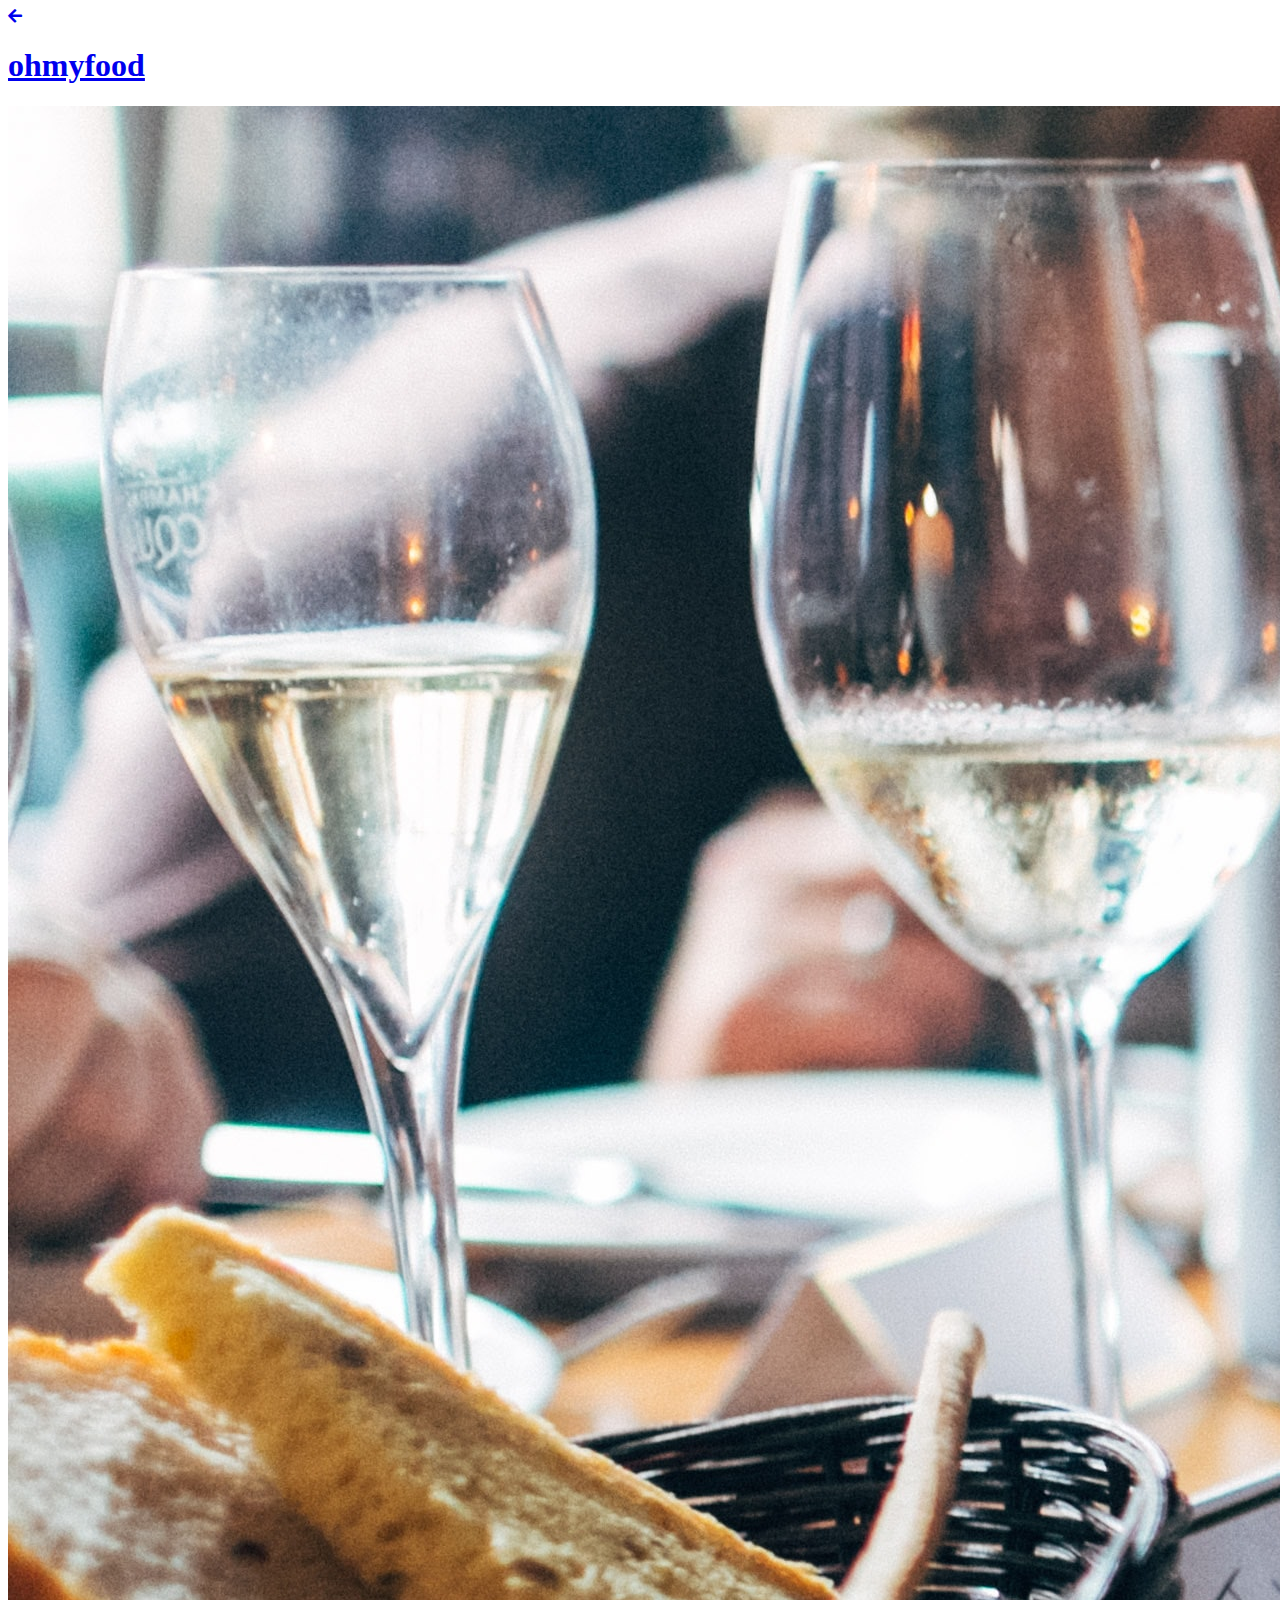
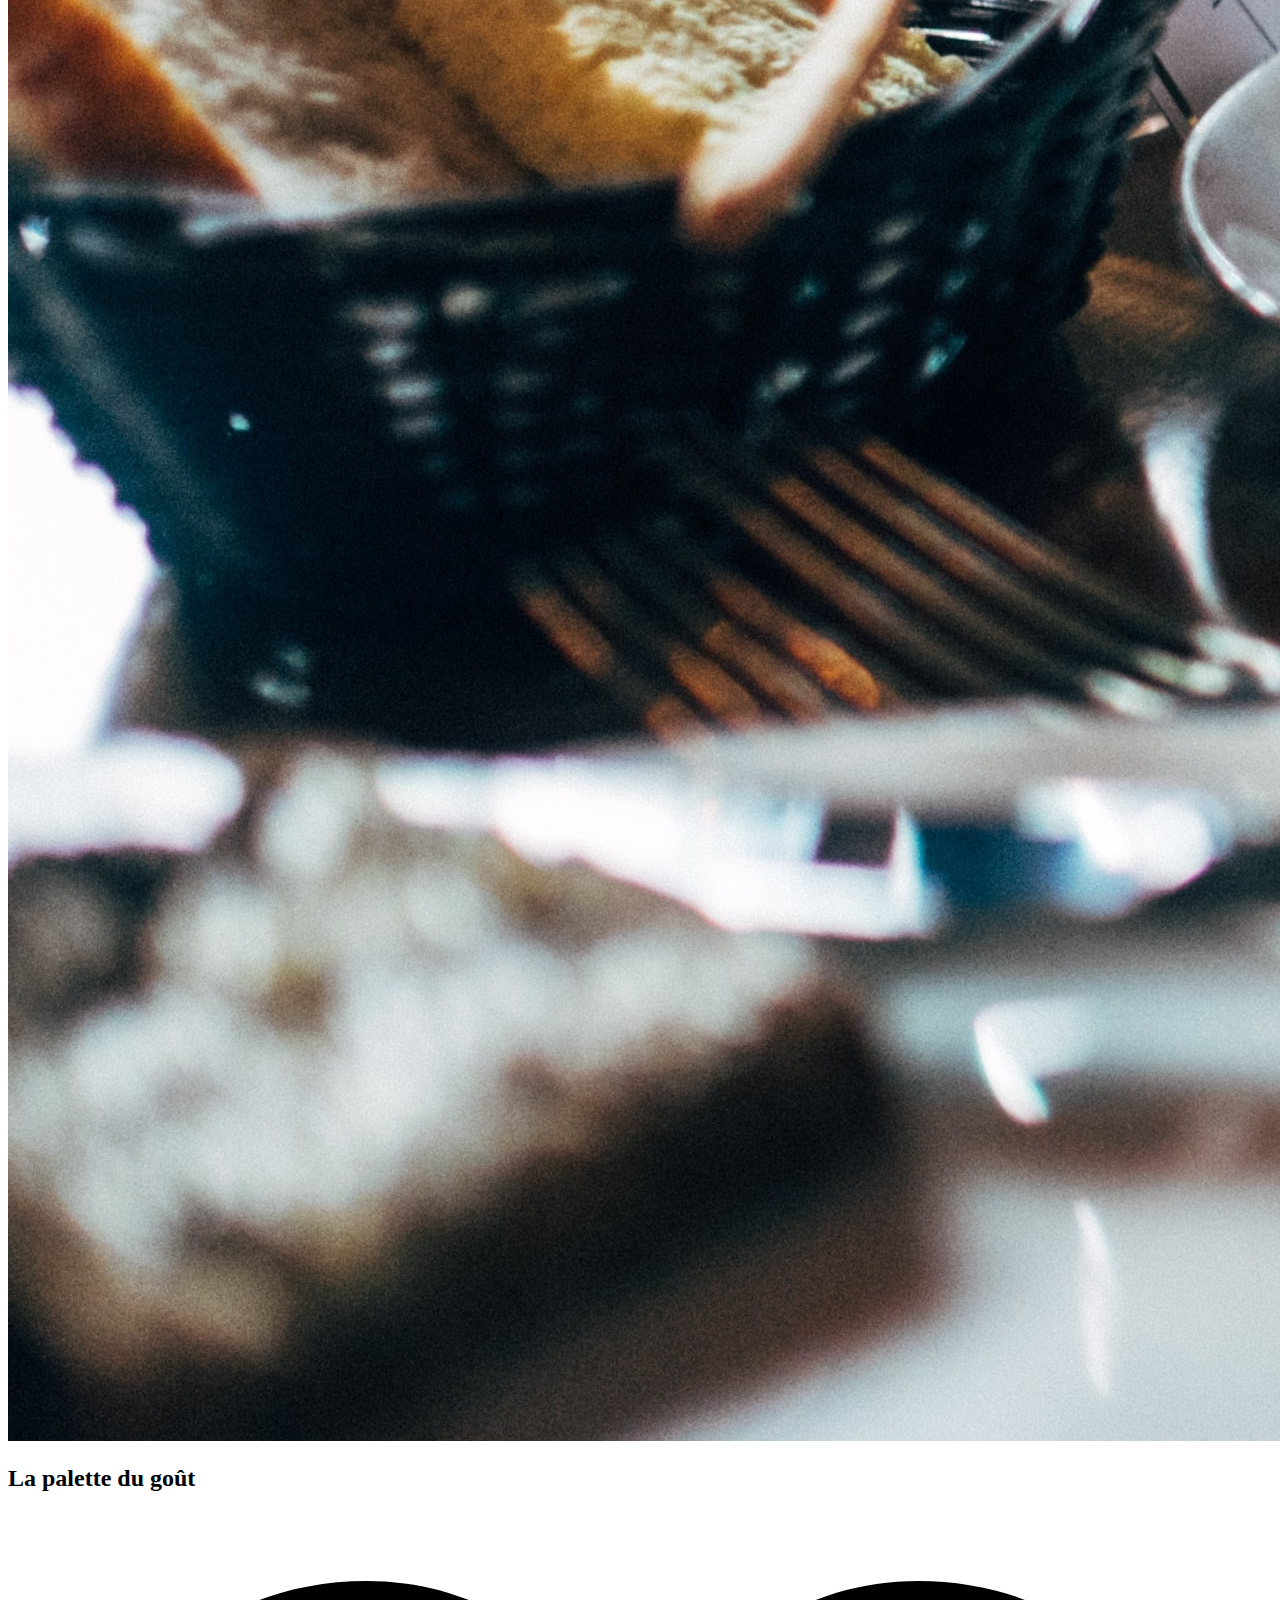
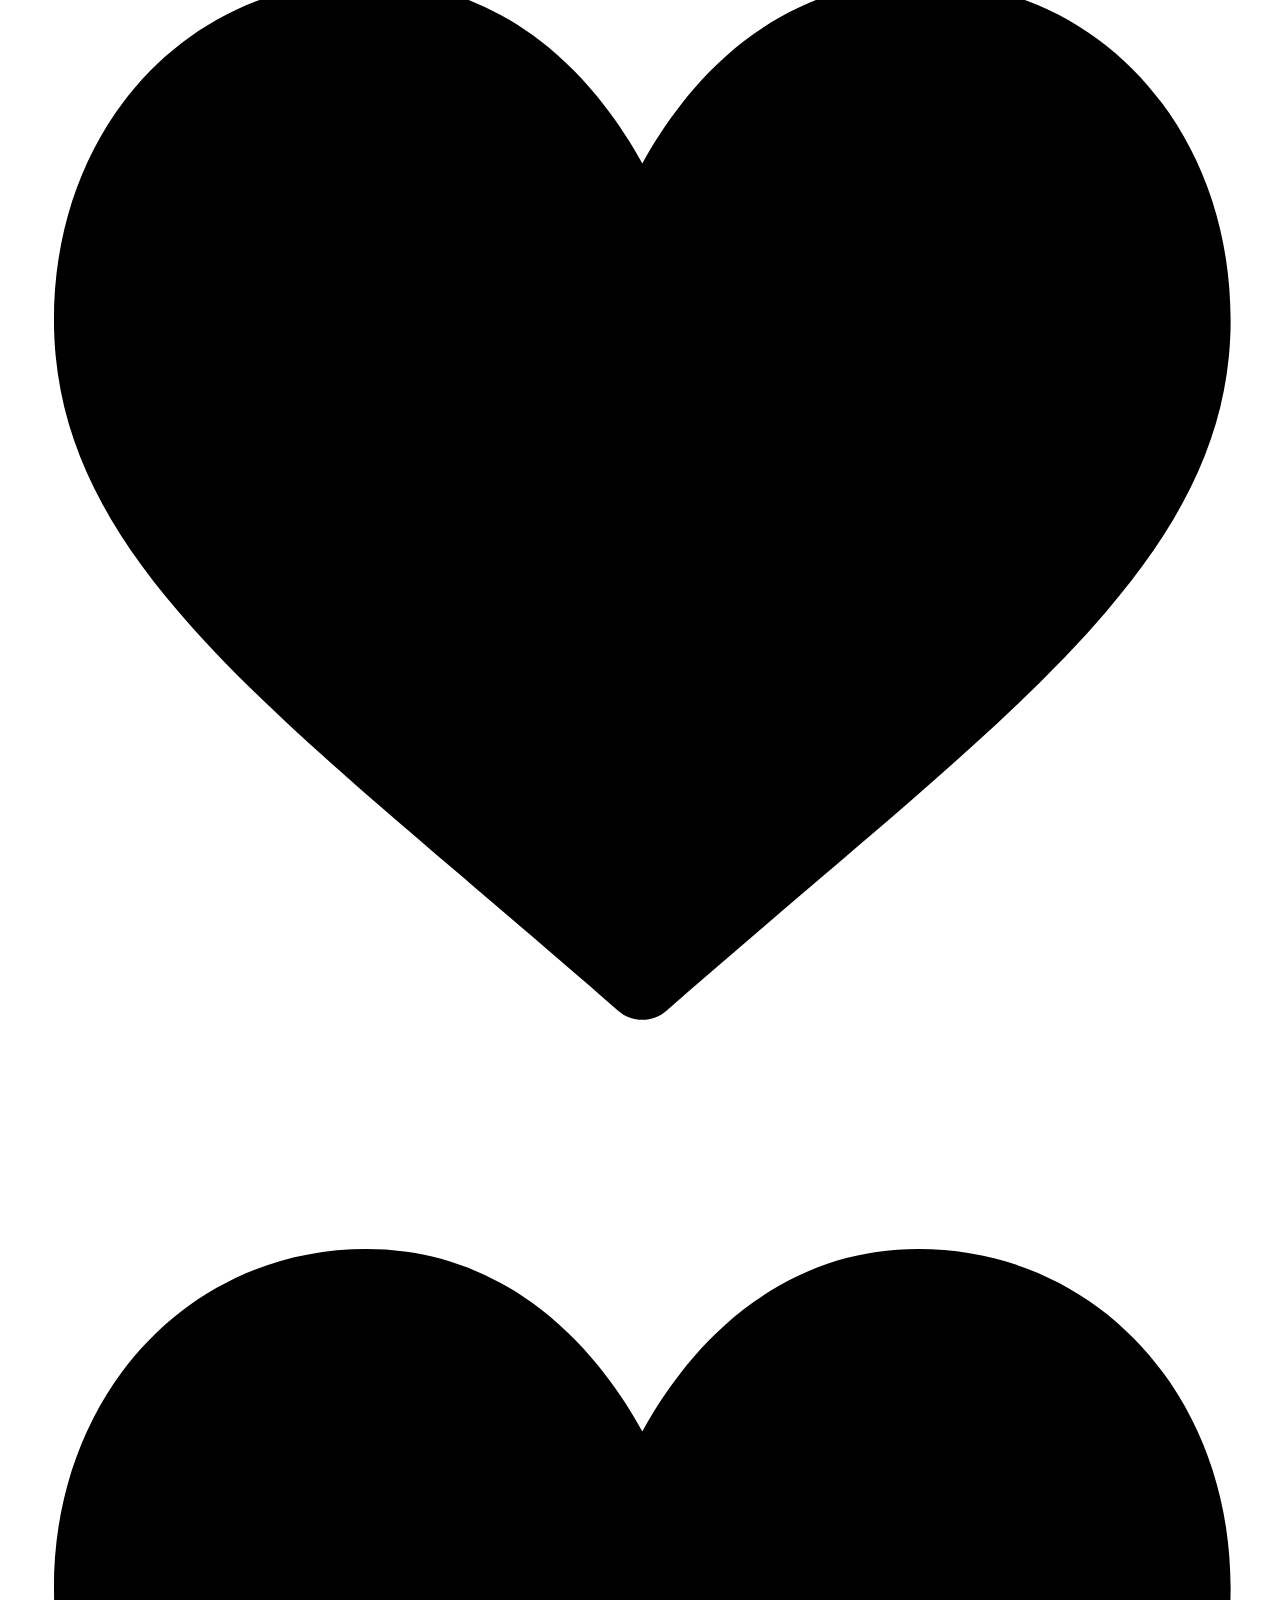
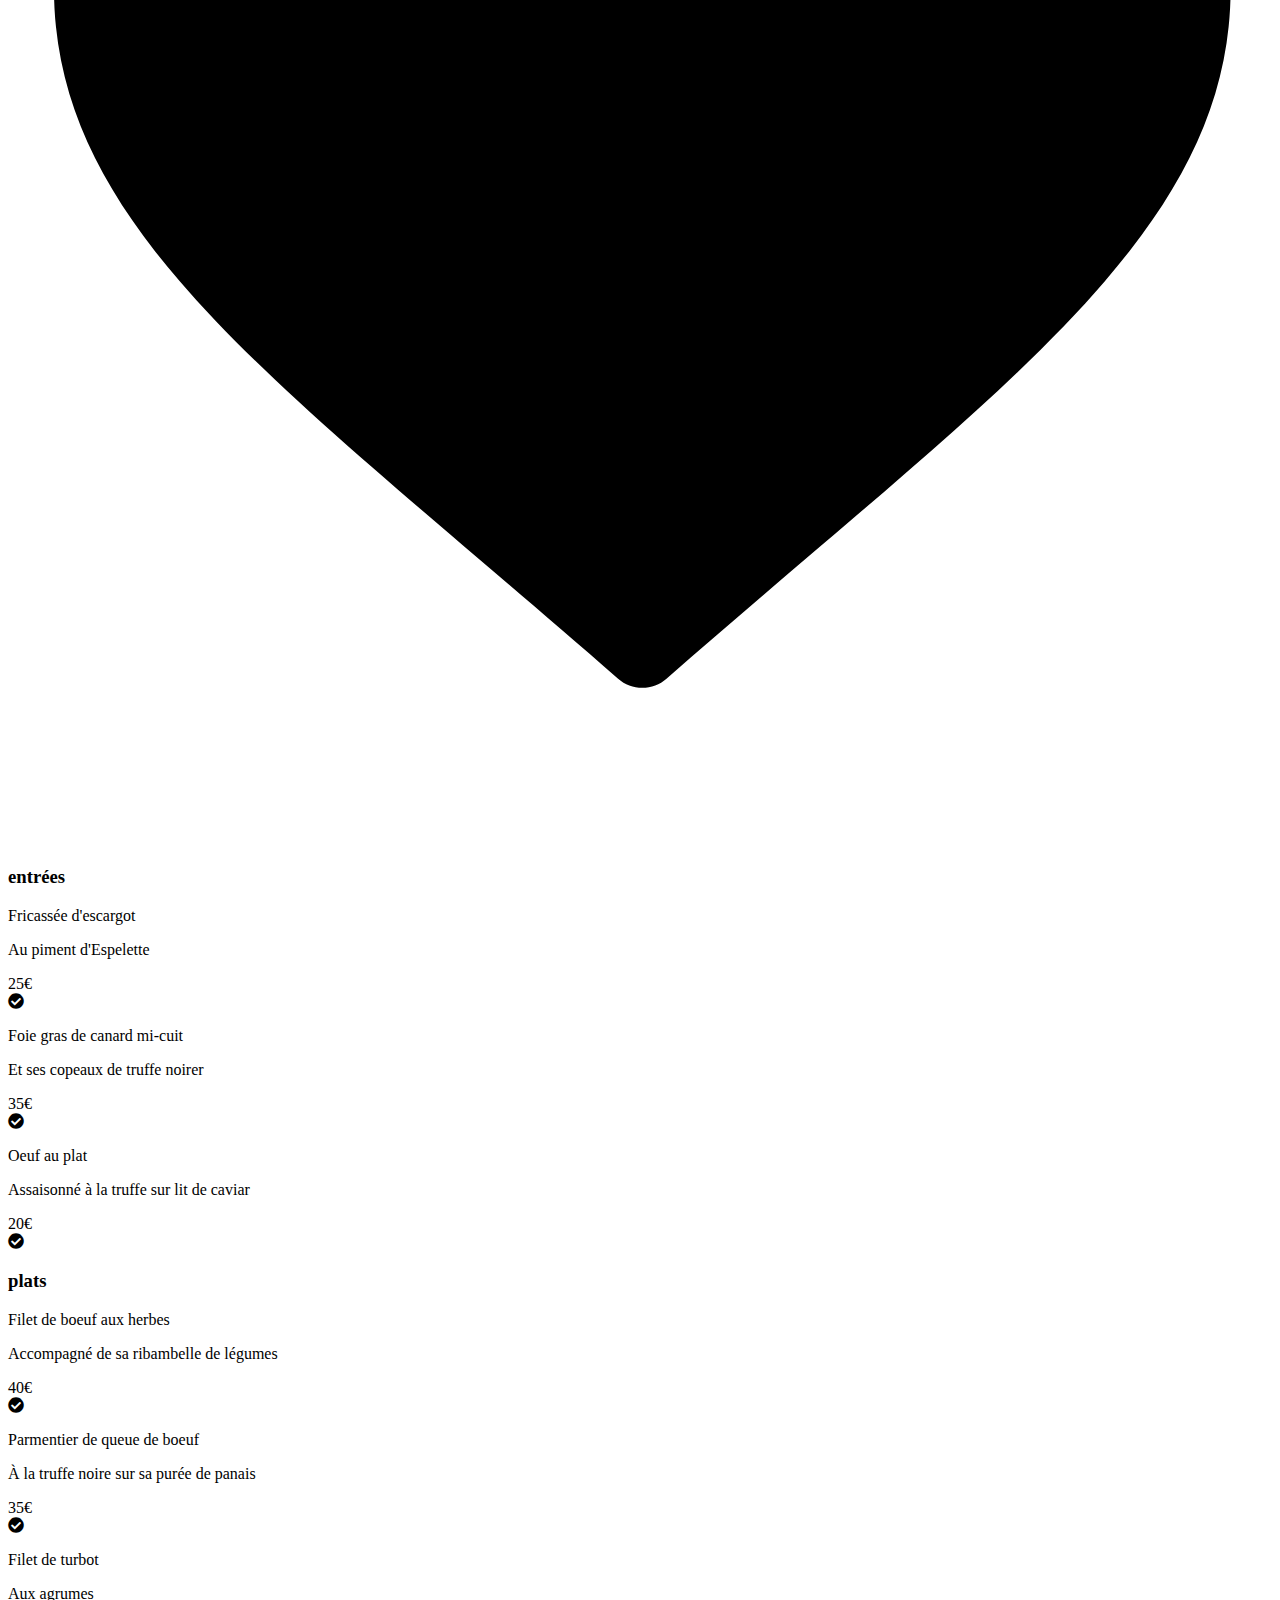
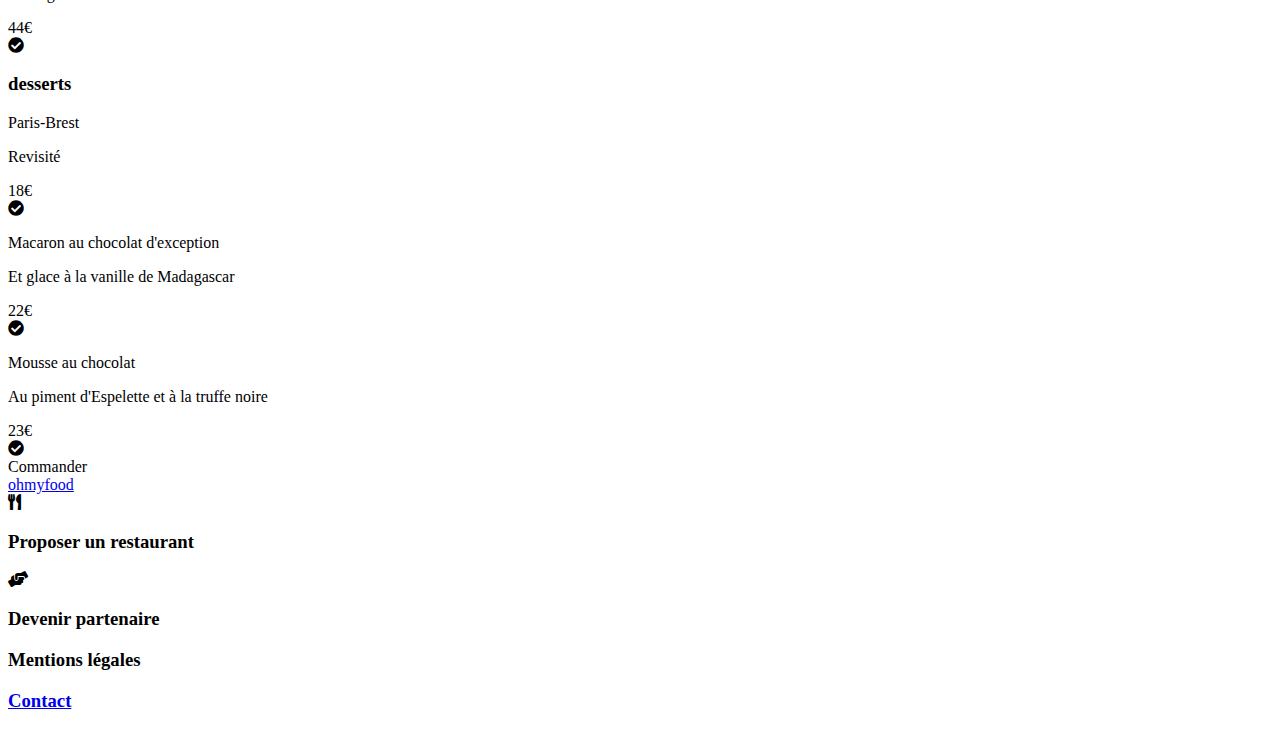
<file: pages_menu/la palette du goût.html>
<!DOCTYPE html>
<html lang="fr">

<head>
  <meta charset="UTF-8">
  <meta name="viewport" content="width=device-width, initial-scale=1.0">
  <title>la palette du goût</title>

  <!-- CSS -->
  <link rel="stylesheet" href="C:\Users\nicol\Miweb\main.css\style-menus.css">
  <!-- Font Awesome -->
  <link rel="stylesheet" href="https://cdnjs.cloudflare.com/ajax/libs/font-awesome/5.13.1/css/all.min.css">
  <!-- Fonts -->



</head>

<body>

    <!-- Logo -->
    <header>
      <div class="header">
        <div class="header-fleche-retour"><a href="C:\Users\nicol\miweb\page-ohmyfood.html"><i
              class="fas fa-arrow-left"></i></a></div>
        <h1 class="header-logo"><a href="C:\Users\nicol\miweb\page-ohmyfood.html">ohmyfood</a></h1>

      </div>
    </header>

    <!-- Image -->
    <div class="img">
      <img class="details-image" src="../img/restaurant1.jpg" alt="la-palette-du-goût">
    </div>

    <!-- Menu -->
    <section id="menu">
      <div class="menu">
        <div class="menu-header">
          <h2 class="menu-header-titulo">La palette du goût</h2>
          <div>
            <svg class="corazon corazon-full" viewBox="-20 0 550 550" xml:space="preserve">
              <path d="M376,30c-27.783,0-53.255,8.804-75.707,26.168c-21.525,16.647-35.856,37.85-44.293,53.268
                       c-8.437-15.419-22.768-36.621-44.293-53.268C189.255,38.804,163.783,30,136,30C58.468,30,0,93.417,0,177.514
                       c0,90.854,72.943,153.015,183.369,247.118c18.752,15.981,40.007,34.095,62.099,53.414C248.38,480.596,252.12,482,256,482
                       s7.62-1.404,10.532-3.953c22.094-19.322,43.348-37.435,62.111-53.425C439.057,330.529,512,268.368,512,177.514
                       C512,93.417,453.532,30,376,30z" />
              <defs>
                <linearGradient id="text-fill">
                  <stop offset="0%" stop-color="#9356DC" />
                  <stop offset="100%" stop-color="#FF79DA" />
                </linearGradient>
              </defs>
            </svg>

            <svg class="corazon corazon-empty" viewBox="-20 0 550 550" xml:space="preserve">
              <path d="M376,30c-27.783,0-53.255,8.804-75.707,26.168c-21.525,16.647-35.856,37.85-44.293,53.268
                       c-8.437-15.419-22.768-36.621-44.293-53.268C189.255,38.804,163.783,30,136,30C58.468,30,0,93.417,0,177.514
                       c0,90.854,72.943,153.015,183.369,247.118c18.752,15.981,40.007,34.095,62.099,53.414C248.38,480.596,252.12,482,256,482
                       s7.62-1.404,10.532-3.953c22.094-19.322,43.348-37.435,62.111-53.425C439.057,330.529,512,268.368,512,177.514
                       C512,93.417,453.532,30,376,30z" />
              <defs>
                <linearGradient>
                  <stop offset="0%" stop-color="#9356DC" />
                  <stop offset="100%" stop-color="#FF79DA" />
                </linearGradient>
              </defs>
            </svg>
          </div>
        </div>
        <div class="menu-grid">
          <div class="menu-grid-bloques">
            <div class="menu-grid-titulo">
              <h3>entrées</h3>
            </div>
            <div class="menu-grid-case appears-with-opacity" id="case-1">
              <div class="plato-y-precio">
                <div class="menu-case-plato">
                  <div class="menu-case-plato-titulo">
                    <p>Fricassée d'escargot</p>
                  </div>
                  <div class="menu-case-plato-subtitulo">
                    <p>Au piment d'Espelette</p>
                  </div>
                </div>
                <div class="menu-case-precio">25€</div>
              </div>
              <div class="validation-box">
                <i class="fas fa-check-circle"></i>
              </div>
            </div>
            <div class="menu-grid-case appears-with-opacity" id="case-2">
              <div class="plato-y-precio">
                <div class="menu-case-plato">
                  <div class="menu-case-plato-titulo">
                    <p>Foie gras de canard mi-cuit</p>
                  </div>
                  <div class="menu-case-plato-subtitulo">
                    <p>Et ses copeaux de truffe noirer</p>
                  </div>
                </div>
                <div class="menu-case-precio">35€</div>
              </div>
              <div class="validation-box">
                <i class="fas fa-check-circle"></i>
              </div>
            </div>
            <div class="menu-grid-case appears-with-opacity" id="case-3">
              <div class="plato-y-precio">
                <div class="menu-case-plato">
                  <div class="menu-case-plato-titulo">
                    <p>Oeuf au plat</p>
                  </div>
                  <div class="menu-case-plat-subtitulo">
                    <p>Assaisonné à la truffe sur lit de caviar</p>
                  </div>
                </div>
                <div class="menu-case-precio">20€</div>
              </div>
              <div class="validation-box">
                <i class="fas fa-check-circle"></i>
              </div>
            </div>
          </div>
          <div class="menu-grid-bloques">
            <div class="menu-grid-titulo">
              <h3>plats</h3>
            </div>
            <div class="menu-grid-case appears-with-opacity" id="case-4">
              <div class="plato-y-precio">
                <div class="menu-case-plato">
                  <div class="menu-case-plato-titulo">
                    <p>Filet de boeuf aux herbes</p>
                  </div>
                  <div class="menu-case-dish-subtitulo">
                    <p>Accompagné de sa ribambelle de légumes</p>
                  </div>
                </div>
                <div class="menu-case-precio">40€</div>
              </div>
              <div class="validation-box">
                <i class="fas fa-check-circle"></i>
              </div>
            </div>
            <div class="menu-grid-case appears-with-opacity" id="case-5">
              <div class="plato-y-precio">
                <div class="menu-case-plato">
                  <div class="menu-case-plato-titulo">
                    <p>Parmentier de queue de boeuf</p>
                  </div>
                  <div class="menu-case-plato-subtitulo">
                    <p>À la truffe noire sur sa purée de panais</p>
                  </div>
                </div>
                <div class="menu-case-precio">35€</div>
              </div>
              <div class="validation-box">
                <i class="fas fa-check-circle"></i>
              </div>
            </div>
            <div class="menu-grid-case appears-with-opacity" id="case-6">
              <div class="plato-y-precio">
                <div class="menu-case-plato">
                  <div class="menu-case-plato-titulo">
                    <p>Filet de turbot</p>
                  </div>
                  <div class="menu-case-plato-subtitulo">
                    <p>Aux agrumes</p>
                  </div>
                </div>
                <div class="menu-case-precio">44€</div>
              </div>
              <div class="validation-box">
                <i class="fas fa-check-circle"></i>
              </div>
            </div>
          </div>
          <div class="menu-grid-bloques">
            <div class="menu-grid-titulo">
              <h3>desserts</h3>
            </div>
            <div class="menu-grid-case appears-with-opacity" id="case-7">
              <div class="plato-y-precio">
                <div class="menu-case-plato">
                  <div class="menu-case-plato-titulo">
                    <p>Paris-Brest</p>
                  </div>
                  <div class="menu-case-plato-subtitulo">
                    <p>Revisité</p>
                  </div>
                </div>
                <div class="menu-case-precio">18€</div>
              </div>
              <div class="validation-box">
                <i class="fas fa-check-circle"></i>
              </div>
            </div>
            <div class="menu-grid-case appears-with-opacity" id="case-8">
              <div class="plato-y-precio">
                <div class="menu-case-plato">
                  <div class="menu-case-plato-titulo">
                    <p>Macaron au chocolat d'exception</p>
                  </div>
                  <div class="menu-case-plato-subtitulo">
                    <p>Et glace à la vanille de Madagascar</p>
                  </div>
                </div>
                <div class="menu-case-precio">22€</div>
              </div>
              <div class="validation-box">
                <i class="fas fa-check-circle"></i>
              </div>
            </div>
            <div class="menu-grid-case appears-with-opacity" id="case-9">
              <div class="plato-y-precio">
                <div class="menu-case-plato">
                  <div class="menu-case-plato-titulo">
                    <p>Mousse au chocolat</p>
                  </div>
                  <div class="menu-case-plato-subtitulo">
                    <p>Au piment d'Espelette et à la truffe noire</p>
                  </div>
                </div>
                <div class="menu-case-precio">23€</div>
              </div>
              <div class="validation-box">
                <i class="fas fa-check-circle"></i>
              </div>
            </div>
          </div>
        </div>
        <div class="menu-container-button">
          <div class="menu-button">Commander</div>
        </div>
      </div>
    </section>

    <footer class="footer">
      <div class="footer-bloc">
        <div class="logo"><a href="C:\Users\nicol\Miweb\page-ohmyfood.html">ohmyfood</a></div>
        <div class="footer-bloc-links">
          <div class="footer-bloc-link">
            <i class="fas fa-utensils"></i>
            <h3 class="footer-bloc-link-title">Proposer un restaurant</h3>
          </div>
          <div class="footer-bloc-link">
            <i class="fas fa-hands-helping"></i>
            <h3 class="footer-bloc-link-title">Devenir partenaire</h3>
          </div>
          <div class="footer-bloc-link">
            <h3 class="footer-bloc-link-title">Mentions légales</h3>
          </div>
          <div class="footer-bloc-link">
            <h3 class="footer-bloc-link-title"><a href="C:\Users\nicol\miweb\page-ohmyfood.html">Contact</a></h3>
          </div>
        </div>
      </div>
    </footer>
 

</body>

</html>
</file>
<file: style-menus.css>
@import url('https://fonts.googleapis.com/css2?family=Poppins:ital,wght@1,900&family=Raleway&family=Shrikhand&display=swap');

body {
  font-family: 'Roboto', sans-serif;
  margin: 0;
  background: #f6f6f6;
  
 
}

header a {
  text-decoration: none;
  color: white;
}

header {
  z-index: 10;
  background:white;
  width: 100%;
}

header .header {
 
  box-shadow: 0px 5px 6px 0px rgba(0, 0, 0, 0.2);
  position: relative;
  display: flex;
  justify-content: center;
  align-items: center;
  height: 80px;
  width: 100%;
}
 .header-fleche-retour {
  width: 50px;
  height: 50px;
  position: absolute;
  left: 35px;
  top: 36%;
  font-size: 20px;
}

header .header-fleche-retour a {
  color: #000;
}

header .header-logo {
  font-family: 'Shrikhand', cursive;
  margin: 0;
}

header .header-logo a {
  color: #000;
}



.details-image {
  max-width: 100%;
  max-height: 32rem;
  width: 100%;
  object-fit: cover;
}

#menu {
  background: white;
  width: 100%;
  display: flex;
  justify-content: center;
  align-items: center;
}

.menu {
  margin-top: -4rem;
    border-radius: 2rem 2rem 0 0;
    background-color: #f6f6f6;
    z-index: 1;
    position: relative;;
}

.menu-header {
  display: flex;
  padding: 1rem 2rem 0rem 1rem;
  align-items: center;
  justify-content: space-between;
}

.menu-header-titulo {
  font-family: 'Shrikhand', cursive;
}

.corazon {
  width: 30px;
  stroke-width: 30;
  stroke: black;
  fill: white;
  cursor: pointer;
}

 .corazon-full {
  position: absolute;
  fill: url(#text-fill);
  stroke: none;
}

 .corazon-empty {
  position: relative;
}

.corazon-empty:hover {
  opacity: 0;
  transition: 0.5s;
}
.menus-grid{
  display: grid;
}

.menu-grid {
  max-width: 100%;
  overflow: hidden;
  padding: 0 1rem;
}



.menu-grid .titulo {
  position: relative;
  font-weight: 400;
  text-transform: uppercase;
padding-bottom: 0.5rem;
}

.menu-grid .titulo::after {
content:'';
display: block;
width: 50px;
height: 3px;
background-color: #99E2D0;
position: absolute;
}
.plato-y-precio {
  width: 100%;
  display: -webkit-box;
  display: -ms-flexbox;
  display: flex;
  justify-content: space-between;
  align-items: center;
}
.menu-case-plato .descripcion{
    margin: 0;
    white-space: nowrap;
    text-overflow: ellipsis;
    overflow: hidden;
}
.menu-grid-case {
 background-color: white;
  padding: 1rem;
  display: flex;
  border-radius: 0.75rem;
  margin: 1rem 0;
  box-shadow: 0.25rem 0.25rem 1rem rgba(0, 0, 0, 0.1);
  overflow: hidden;
  cursor: pointer;
  max-width: 100%;
  
}

.menu-grid-case:hover .validation-box {
  margin-right: -1rem;
 
  

}

.menu-grid-case:hover .wrapicon {
  
    transform: rotate(0);
  }


.menu-grid-case .validation-box {
  background-color: #99e2d0;
  margin: -1rem -5rem -1rem 1rem;
  width: 4rem;
  display: flex;
  align-items: center;
  justify-content: center;
  transition-duration: .5s;
}
.menu-grid-case .wrapicon{
  height: 1.6rem;
    width: 1.6rem;
    background-color: #fff;
    display: flex;
    align-items: center;
    justify-content: center;
    border-radius: 100px;
    transform: rotate(-360deg);
    transition-duration: .5s;
    margin-right: 10px;
}


 


.icon{
  color: #99e2d0;;
}


.menu-grid-case .menu-case-plato{
  flex: 1;
  white-space: nowrap;
  text-overflow: ellipsis;
  overflow: hidden;

}

.menu-case-plato .menu-case-plato-titulo {
 margin: 0;

}

.menu-case-precio {
  font-weight: 700;
  display: flex;
  justify-content: flex-end;
  align-items: flex-end;
  padding-left: 0.5rem;
}

.menu-container-button {
  display: flex;
  justify-content: center;
  align-items: center;
  width: 100%;
}

.menu-button {
  opacity: 1;
  background: linear-gradient(180deg, #ff79da 0%, #9356dc 100%);
  color: white;
  padding: 0 20px;
  border-radius: 200px;
  box-shadow: 0px 0px 10px 0px rgba(0, 0, 0, 0.3);
  padding: 10px 20px;
  margin: 50px 0;
  font-size: 18px;
}

.menu-button:hover {
  opacity: 0.8;
  cursor: pointer;
  transition: .3s;
  box-shadow: 0px 0px 10px 0px rgba(0, 0, 0, 0.6);
}






@-webkit-keyframes opacity {
  0% {
    opacity: 0;
  }
  100% {
    opacity: 1;
  }
}

@keyframes opacity {
  0% {
    opacity: 0;
  }
  100% {
    opacity: 1;
  }
}


.appears-with-opacity {
  animation: opacity 1s both;
}

#case-1 {
  animation-delay: 0.1s;
}

#case-2 {
animation-delay: 0.2s;
}

#case-3 {
   animation-delay: 0.3s;
}

#case-4 {
  animation-delay: 0.4s;
}

#case-5 {
  animation-delay: 0.5s;
}

#case-6 {
  animation-delay: 0.6s;
}

#case-7 {
  animation-delay: 0.7s;
}

#case-8 {
  animation-delay: 0.8s;
}

#case-9 {
 animation-delay: 0.9s;
}


.footer {
  width: 100%;
  background-color: #353535;
  display: flex;
  justify-content: center;
  align-items: center;
}

.footer-bloc {
  display: inline;
  padding: 0 40px;
  width: 100%;
  max-width: 1200px;
}

.footer-bloc .logo {
  font-family: 'Shrikhand', cursive;
  color: white;
  font-size: 20px;
  padding: 15px 0;
  
}
.footer a{
  color: white;
  text-decoration: none;
}

.footer-bloc-links {

  display: inline-flex;
  flex-direction: column;
  width: auto;
}

.footer-bloc-link {
 
  display: inline-flex;
  align-items: center;
  flex-direction: row;
  text-align: center;
  color: white;
  height: 30px;
  cursor: pointer;
}

.footer-bloc-link:hover .footer__bloc-link__title {
  text-decoration: underline;
}

.footer-bloc-link i {
  margin-right: 7px;
}

.footer-bloc-link-title {
  font-size: 16px;
  font-weight: 400;
}

@media screen and (min-width: 800px) {
  .menu {
    margin-top: -60px;
  }
  .menus-grid {
    grid-template-columns: repeat(3,1fr);
    column-gap: 1rem;
    
  }
  .details-image {
    margin-top: 0;
  }
  .footer-bloc {
    margin-bottom: 15px;
  }
  .footer-bloc-links {
   
    display: flex;
    justify-content: space-between;
    flex-direction: row;
    max-width: 900px;
  }
}
</file>
